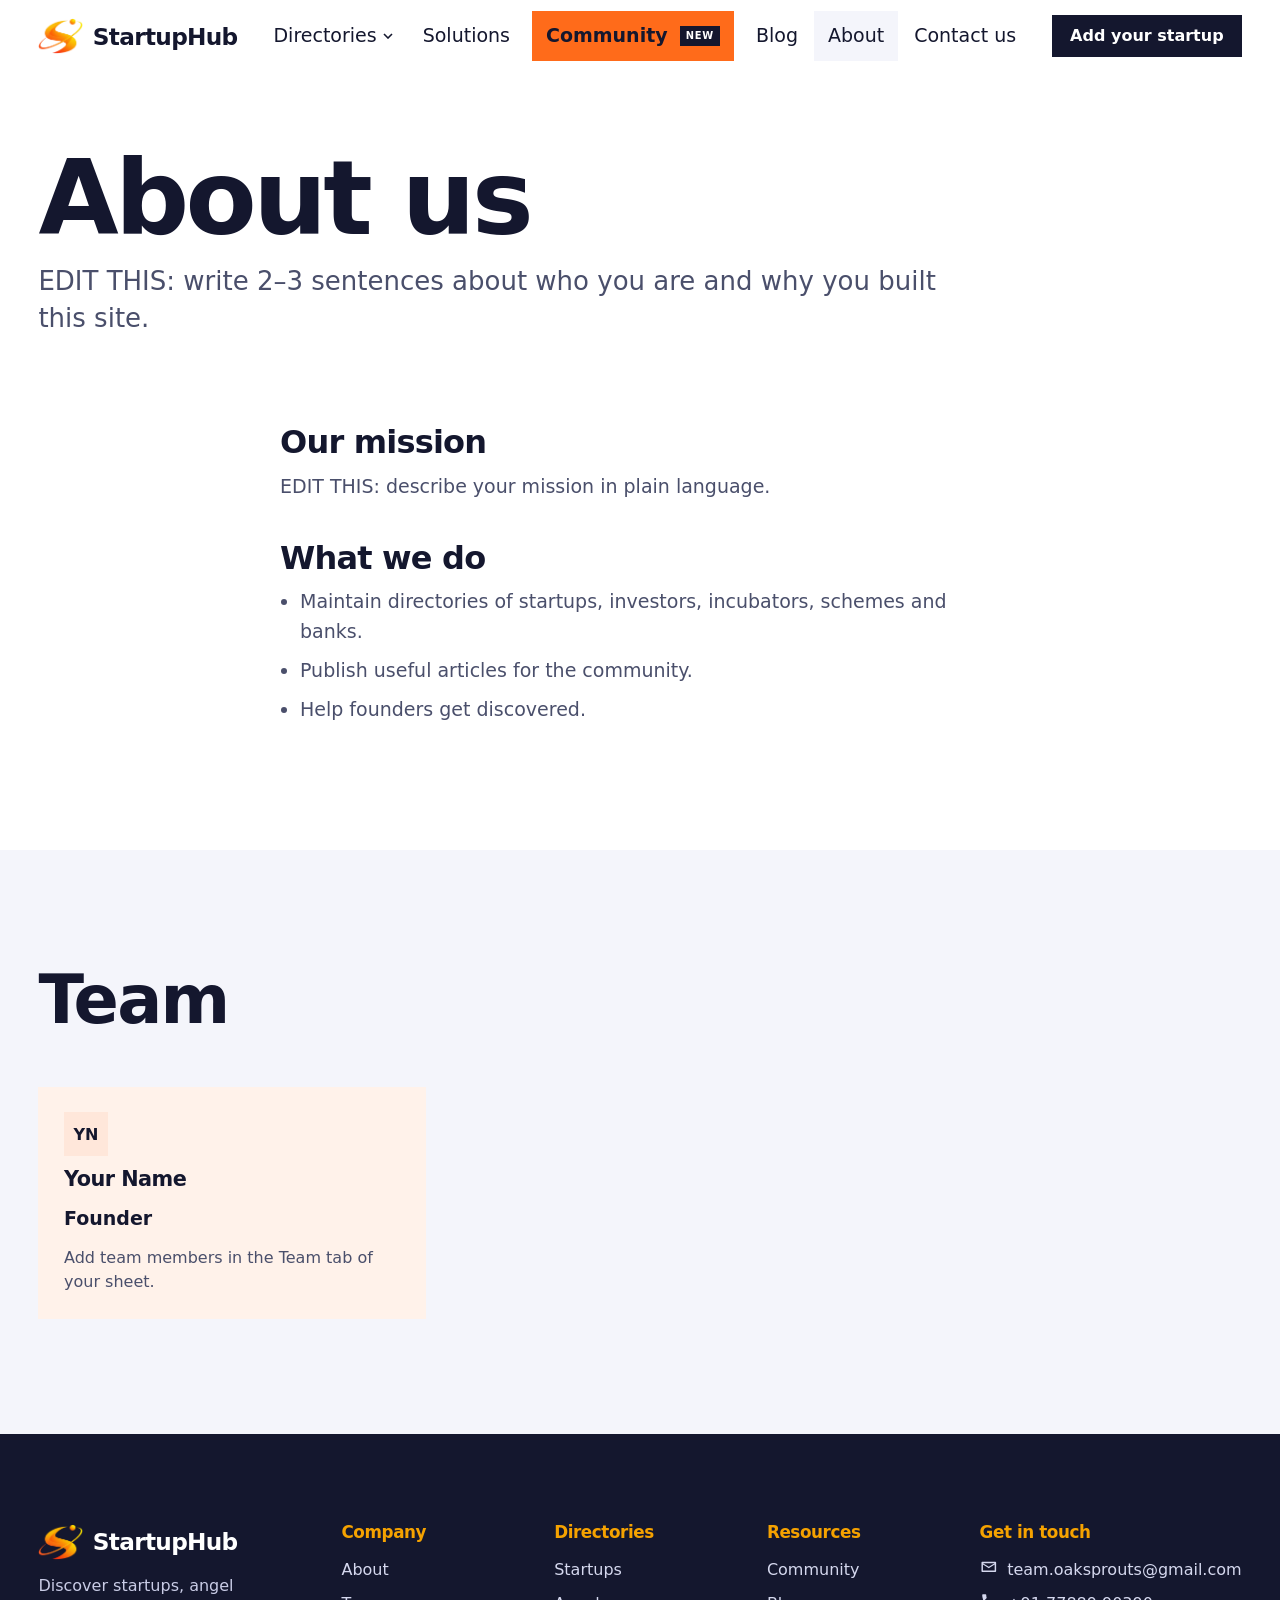
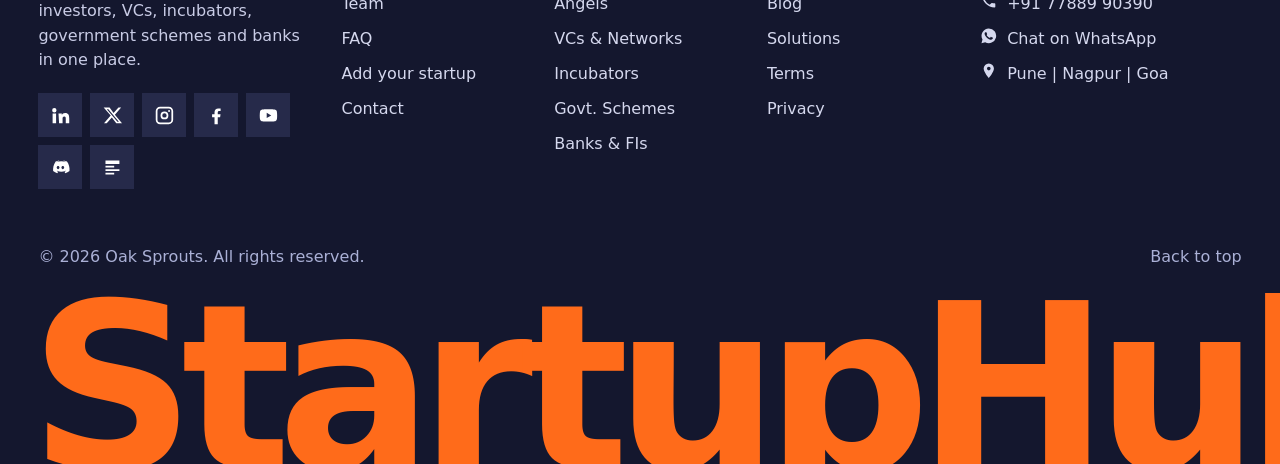
<file: about.html>
<!doctype html>
<html lang="en">
<head>
<meta charset="utf-8"><meta name="viewport" content="width=device-width,initial-scale=1">
<title>About</title>
<meta name="description" content="About us and the team.">
<link rel="preconnect" href="https://api.fontshare.com"><link rel="preconnect" href="https://cdn.fontshare.com" crossorigin>
<link href="https://api.fontshare.com/v2/css?f[]=roundo@400,500,600&display=swap" rel="stylesheet">
<link rel="stylesheet" href="css/style.css">
</head>
<body data-page="about">
<main>
  <div class="page-hero wrap"><h1>About us</h1>
    <p class="lead">EDIT THIS: write 2–3 sentences about who you are and why you built this site.</p></div>
  <section style="padding-top:12px"><div class="wrap prose">
    <h2>Our mission</h2><p>EDIT THIS: describe your mission in plain language.</p>
    <h2>What we do</h2><ul><li>Maintain directories of startups, investors, incubators, schemes and banks.</li><li>Publish useful articles for the community.</li><li>Help founders get discovered.</li></ul>
  </div></section>
  <section class="band" id="team-section"><div class="wrap"><div class="sec-head"><h2>Team</h2></div><div class="grid g3" id="team"></div></div></section>
</main>
<script src="js/config.js"></script><script src="js/sample-data.js"></script><script src="js/data.js"></script><script src="js/layout.js"></script><script src="js/pages.js"></script>
</body>
</html>
</file>
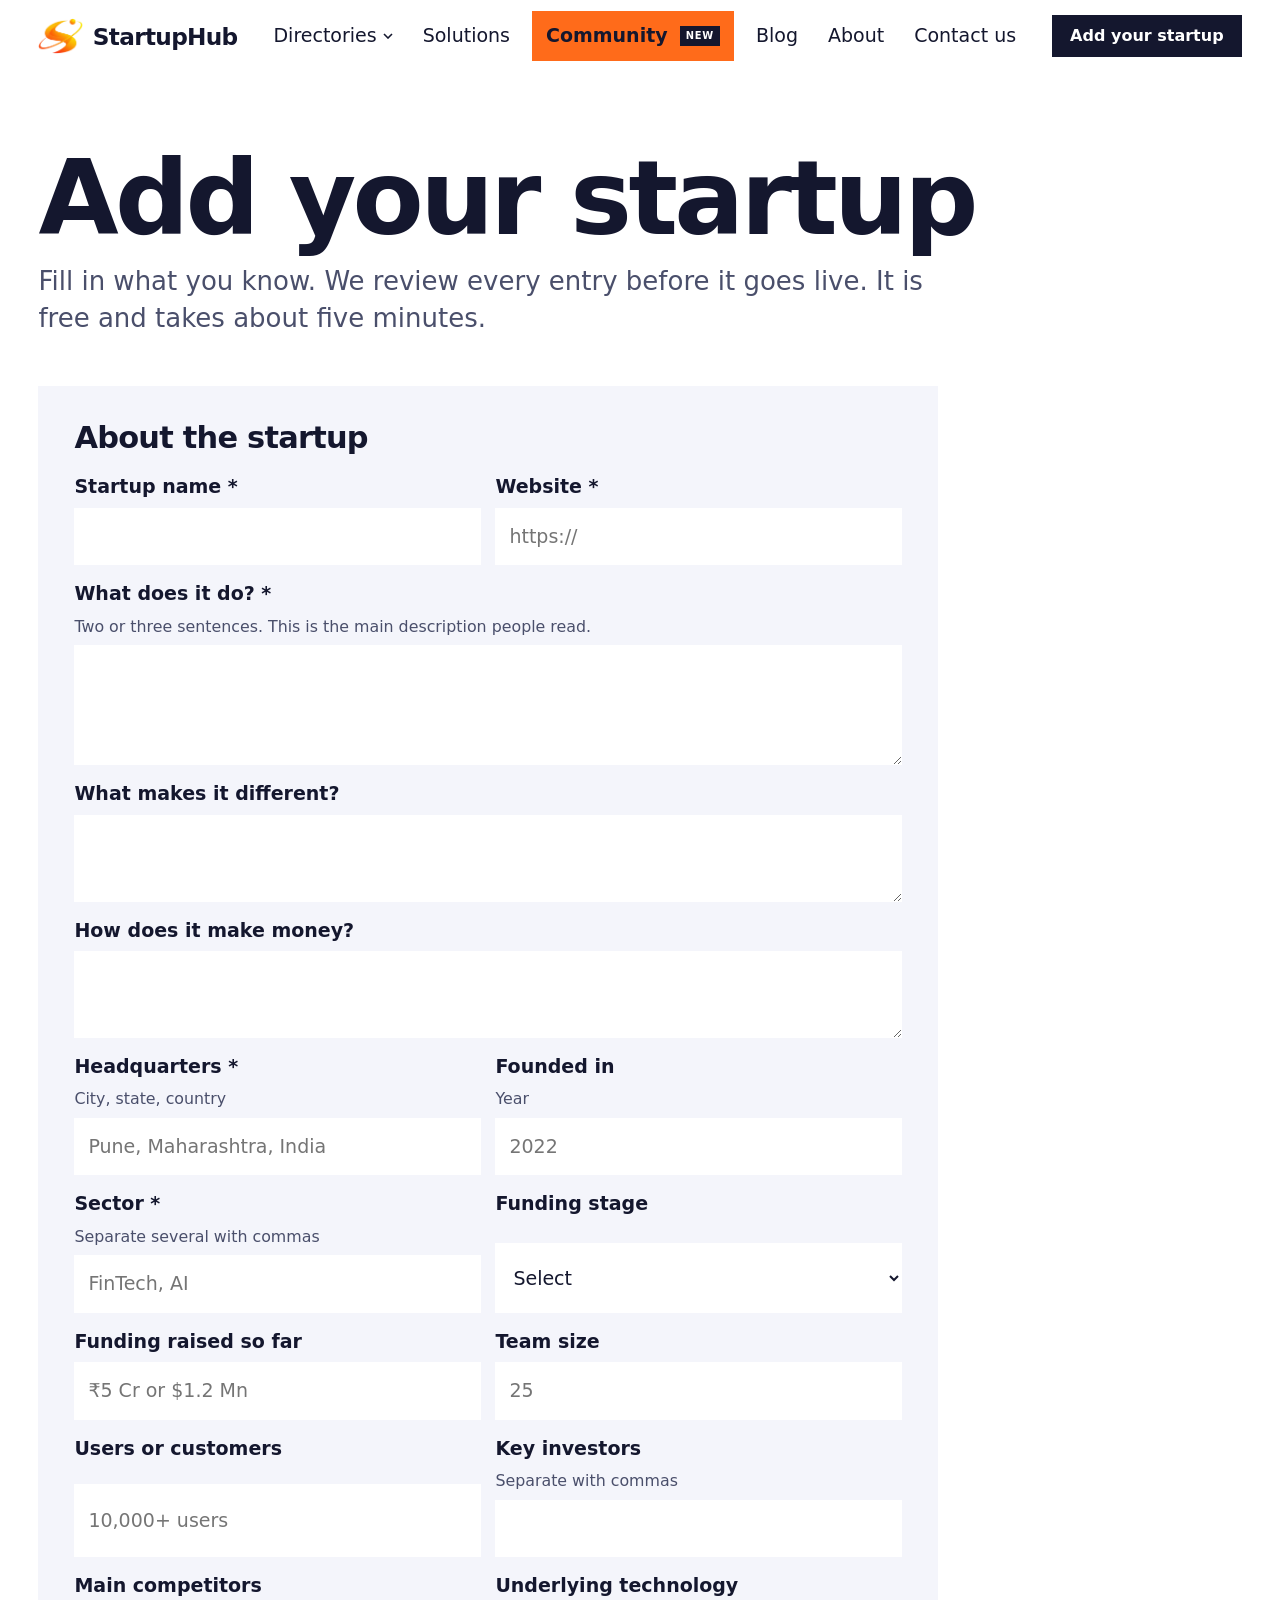
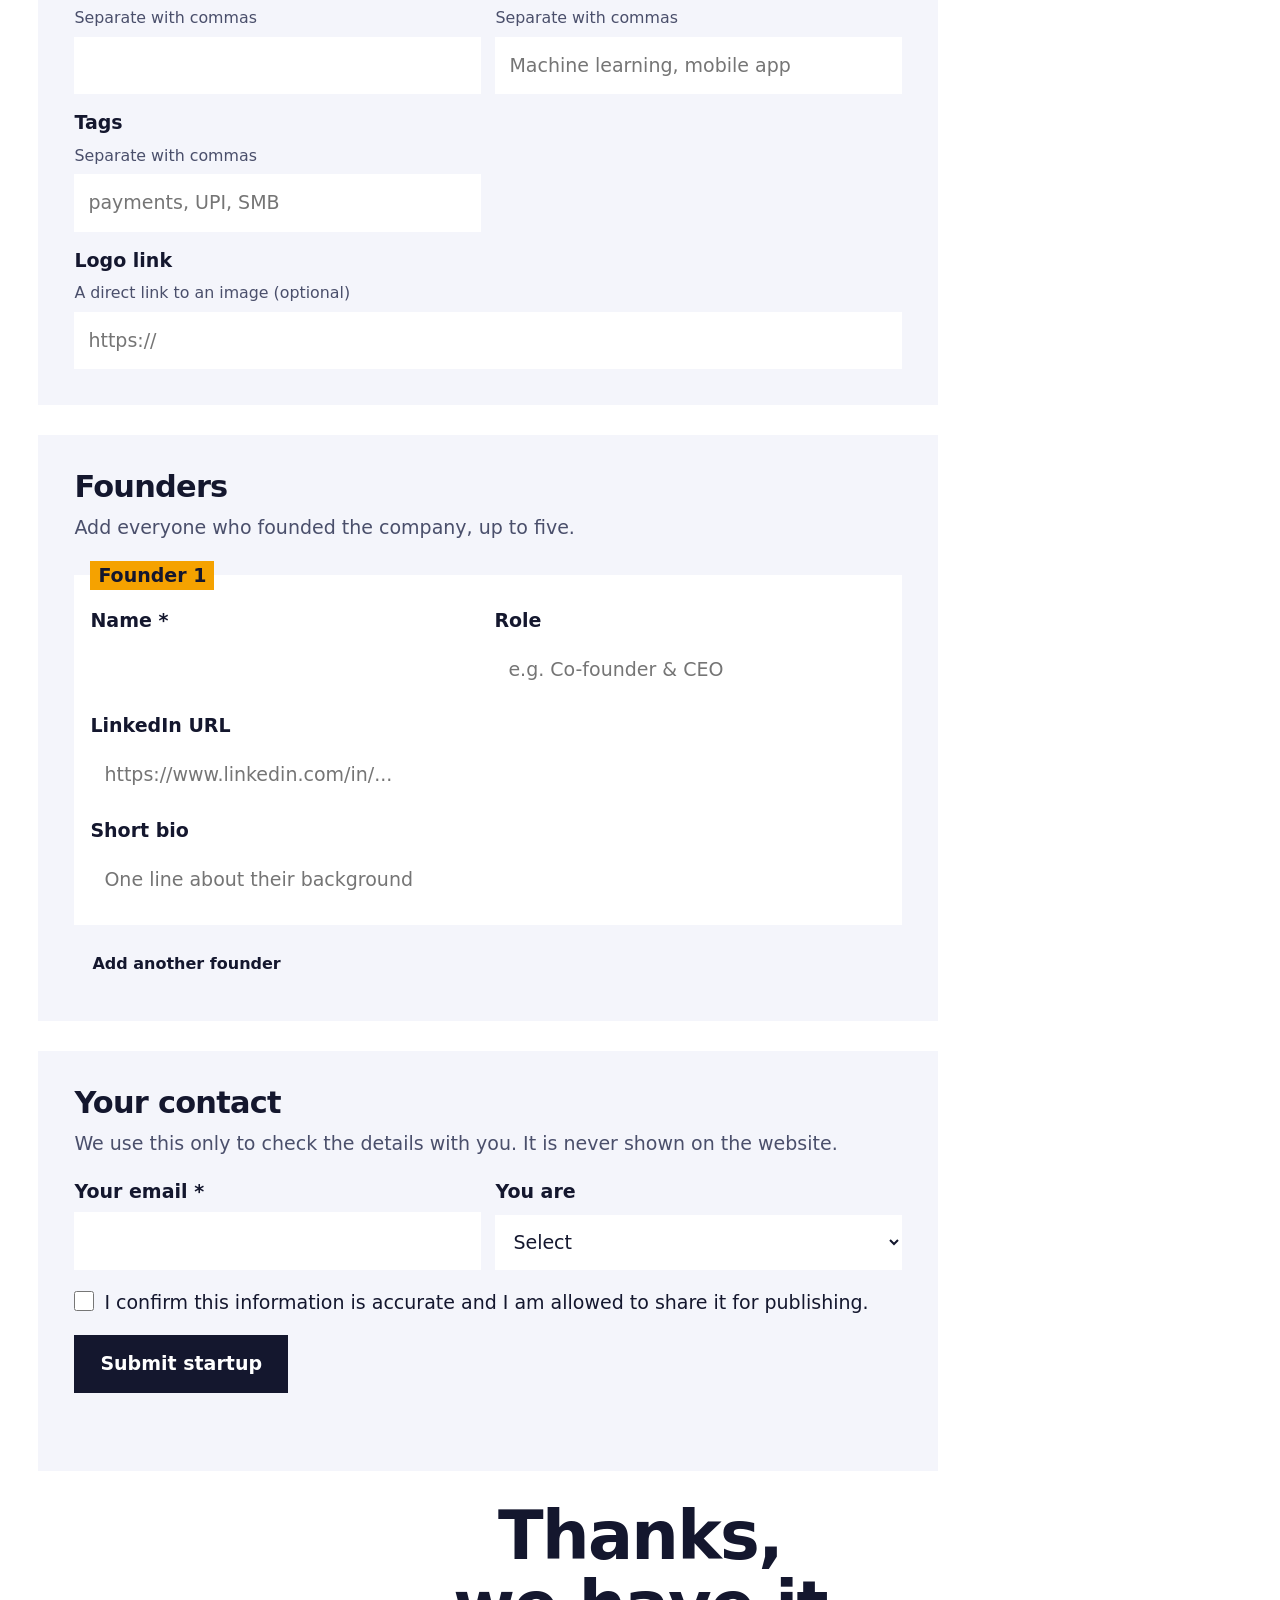
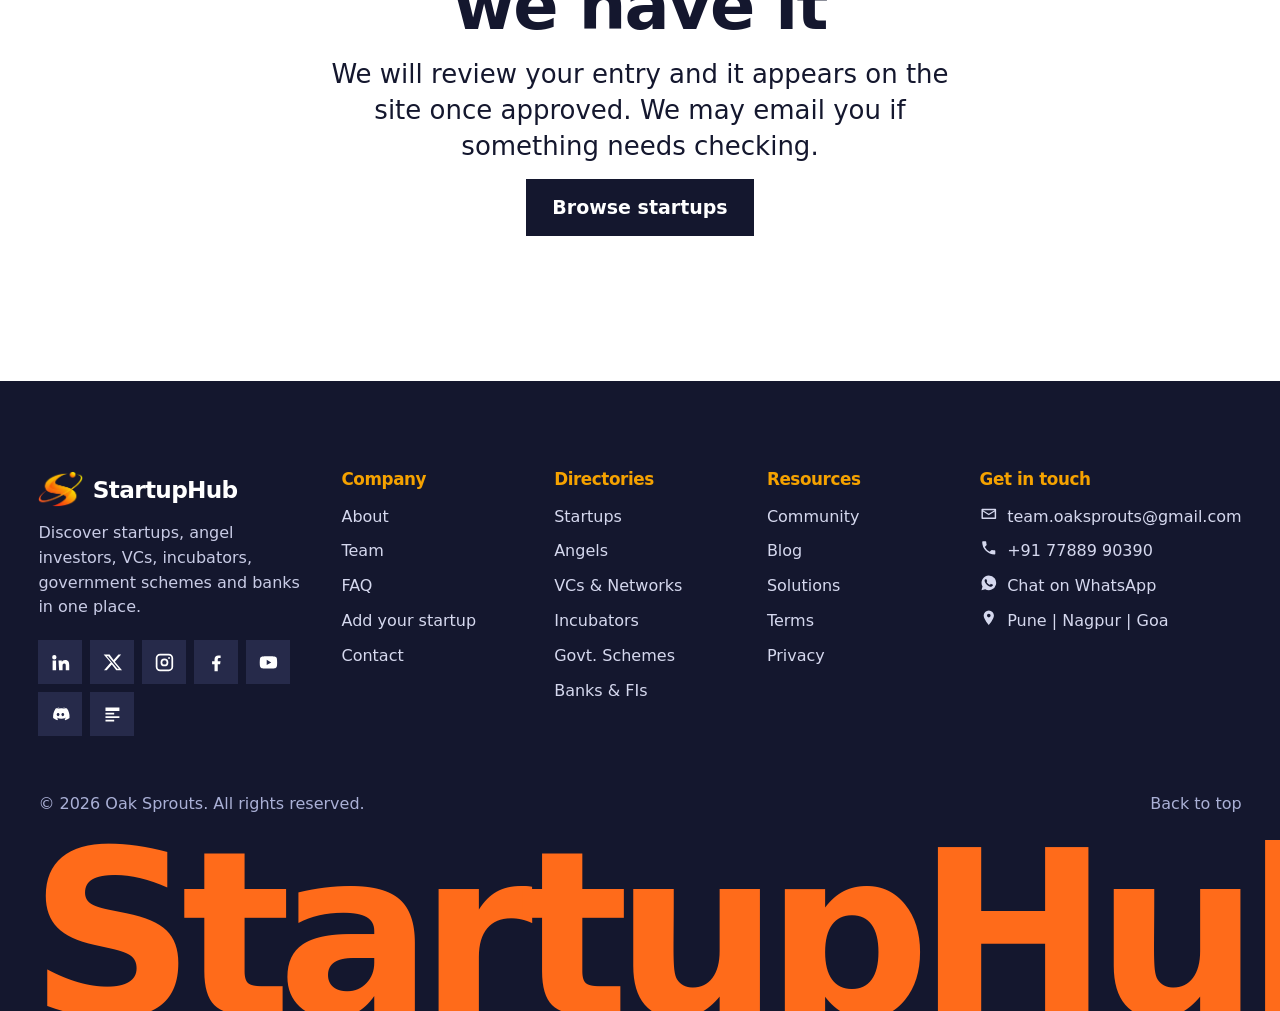
<file: add-startup.html>
<!doctype html>
<html lang="en">
<head>
<meta charset="utf-8"><meta name="viewport" content="width=device-width,initial-scale=1">
<title>Add your startup</title>
<meta name="description" content="Submit your startup to the directory.">
<link rel="preconnect" href="https://api.fontshare.com"><link rel="preconnect" href="https://cdn.fontshare.com" crossorigin>
<link href="https://api.fontshare.com/v2/css?f[]=roundo@400,500,600&display=swap" rel="stylesheet">
<link rel="stylesheet" href="css/style.css">
</head>
<body data-page="addstartup">
<main>
  <div class="page-hero wrap"><h1>Add your startup</h1>
    <p class="lead">Fill in what you know. We review every entry before it goes live. It is free and takes about five minutes.</p></div>
  <section style="padding-top:12px"><div class="wrap">
    <div class="notice" id="snotice" hidden>This form is not connected to a Google Sheet yet. The site owner needs to paste the Apps Script web app link into <code>submitUrl</code> in <code>js/config.js</code>.</div>

    <form class="sform" id="sform" autocomplete="off">
      <div class="panel">
        <h2>About the startup</h2>
        <div class="grid2">
          <label>Startup name *<input name="name" required maxlength="120"></label>
          <label>Website *<input name="website" type="url" required maxlength="200" placeholder="https://"></label>
          <label class="wide">What does it do? *<small>Two or three sentences. This is the main description people read.</small>
            <textarea name="description" required maxlength="1500"></textarea></label>
          <label class="wide">What makes it different?<textarea name="competitive_edge" maxlength="800" style="min-height:80px"></textarea></label>
          <label class="wide">How does it make money?<textarea name="business_model" maxlength="800" style="min-height:80px"></textarea></label>
          <label>Headquarters *<small>City, state, country</small><input name="location" required maxlength="120" placeholder="Pune, Maharashtra, India"></label>
          <label>Founded in<small>Year</small><input name="founded" inputmode="numeric" pattern="(19|20)[0-9]{2}" maxlength="4" placeholder="2022"></label>
          <label>Sector *<small>Separate several with commas</small><input name="sector" required maxlength="200" placeholder="FinTech, AI"></label>
          <label>Funding stage<select name="stage"><option value="">Select</option><option>Pre-seed</option><option>Seed</option><option>Pre-Series A</option><option>Series A</option><option>Series B</option><option>Series C or later</option><option>Bootstrapped</option><option>Grant-funded</option><option>Other</option></select></label>
          <label>Funding raised so far<input name="funding" maxlength="60" placeholder="₹5 Cr or $1.2 Mn"></label>
          <label>Team size<input name="team_size" maxlength="40" placeholder="25"></label>
          <label>Users or customers<input name="user_base" maxlength="60" placeholder="10,000+ users"></label>
          <label>Key investors<small>Separate with commas</small><input name="investors" maxlength="400"></label>
          <label>Main competitors<small>Separate with commas</small><input name="competitors" maxlength="400"></label>
          <label>Underlying technology<small>Separate with commas</small><input name="tech" maxlength="300" placeholder="Machine learning, mobile app"></label>
          <label>Tags<small>Separate with commas</small><input name="tags" maxlength="300" placeholder="payments, UPI, SMB"></label>
          <label class="wide">Logo link<small>A direct link to an image (optional)</small><input name="logo_url" type="url" maxlength="300" placeholder="https://"></label>
        </div>
      </div>

      <div class="panel">
        <h2>Founders</h2>
        <p class="sub">Add everyone who founded the company, up to five.</p>
        <div id="founders-list" style="display:grid;gap:14px"></div>
        <div><button type="button" class="btn btn-sm btn-ghost" id="addf">Add another founder</button></div>
      </div>

      <div class="panel">
        <h2>Your contact</h2>
        <p class="sub">We use this only to check the details with you. It is never shown on the website.</p>
        <div class="grid2">
          <label>Your email *<input name="contact_email" type="email" required maxlength="160"></label>
          <label>You are<select name="submitter_role"><option value="">Select</option><option>A founder</option><option>A team member</option><option>An investor</option><option>Someone else</option></select></label>
        </div>
        <div class="hp" aria-hidden="true"><label>Leave this empty<input name="company_site" tabindex="-1" autocomplete="off"></label></div>
        <label class="check"><input type="checkbox" name="consent" required> <span>I confirm this information is accurate and I am allowed to share it for publishing.</span></label>
        <div><button class="btn btn-solid" type="submit" id="sbtn">Submit startup</button></div>
        <div class="smsg" id="smsg" role="status"></div>
      </div>
    </form>

    <div class="done" id="sdone" hidden>
      <h2>Thanks, we have it</h2>
      <p class="lead">We will review your entry and it appears on the site once approved. We may email you if something needs checking.</p>
      <a class="btn btn-solid" href="directory.html?type=startups">Browse startups</a>
    </div>
  </div></section>
</main>
<script src="js/config.js"></script><script src="js/sample-data.js"></script><script src="js/data.js"></script><script src="js/layout.js"></script><script src="js/pages.js"></script>
</body>
</html>
</file>
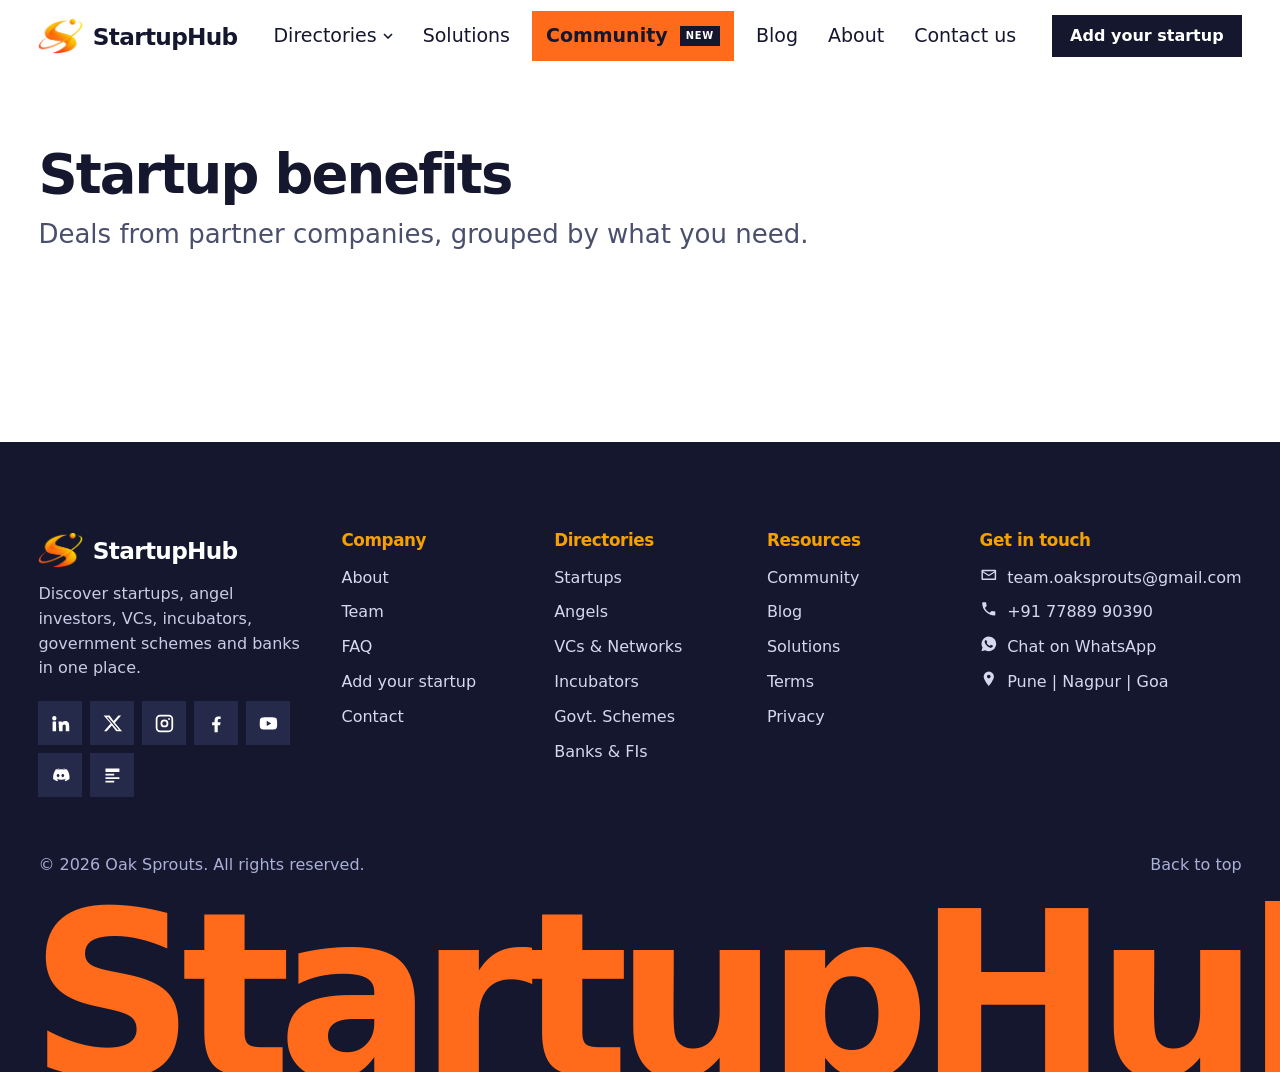
<file: benefits.html>
<!doctype html>
<html lang="en">
<head>
<meta charset="utf-8"><meta name="viewport" content="width=device-width,initial-scale=1">
<title>Startup Benefits</title>
<meta name="description" content="Partner deals and credits for startups: cloud, CRM, legal, hiring and more.">
<link rel="preconnect" href="https://fonts.googleapis.com"><link rel="preconnect" href="https://fonts.gstatic.com" crossorigin>
<link href="https://fonts.googleapis.com/css2?family=Bricolage+Grotesque:opsz,wght@12..96,600;12..96,700;12..96,800&family=Instrument+Sans:wght@400;500;600;700&display=swap" rel="stylesheet">
<link rel="stylesheet" href="css/style.css">
</head>
<body data-page="benefits">
<main>
  <div class="page-hero wrap"><h1 style="font-size:clamp(2.1rem,4.6vw,3.4rem)">Startup benefits</h1><p class="lead">Deals from partner companies, grouped by what you need.</p></div>
  <div class="wrap"><div class="tabs tabs-lg" id="btabs"></div></div>
  <section style="padding-top:24px"><div class="wrap"><div class="grid g3" id="blist"></div></div></section>
</main>
<script src="js/config.js"></script><script src="js/sample-data.js"></script><script src="js/data.js"></script><script src="js/layout.js"></script><script src="js/pages.js"></script>
</body>
</html>
</file>
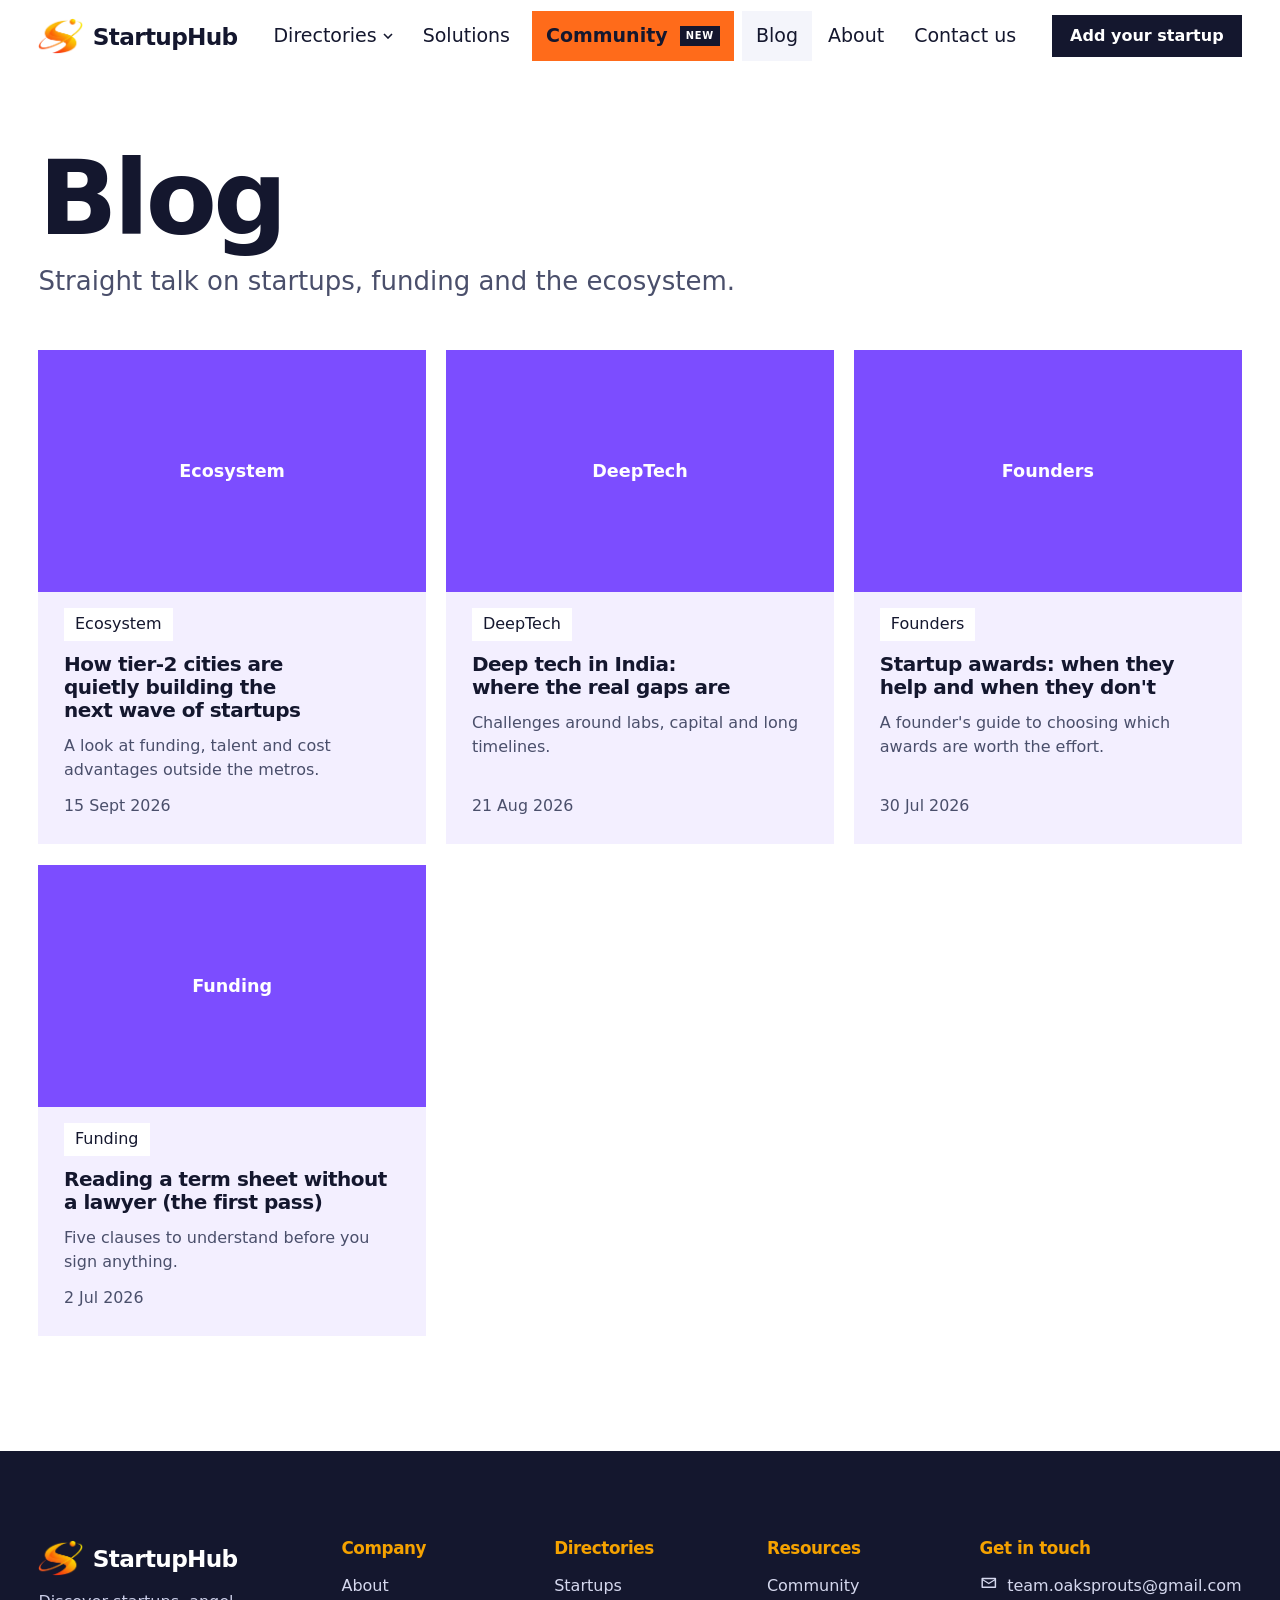
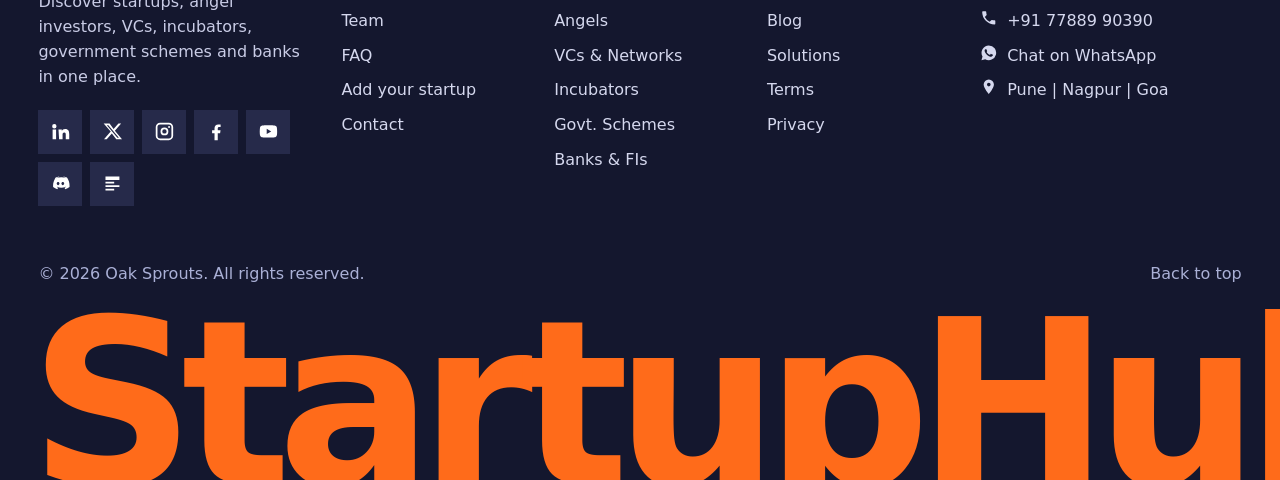
<file: blog.html>
<!doctype html>
<html lang="en">
<head>
<meta charset="utf-8"><meta name="viewport" content="width=device-width,initial-scale=1">
<title>Blog</title>
<meta name="description" content="Articles on startups, funding and the ecosystem.">
<link rel="preconnect" href="https://api.fontshare.com"><link rel="preconnect" href="https://cdn.fontshare.com" crossorigin>
<link href="https://api.fontshare.com/v2/css?f[]=roundo@400,500,600&display=swap" rel="stylesheet">
<link rel="stylesheet" href="css/style.css">
</head>
<body data-page="blog">
<main>
  <div class="page-hero wrap"><h1>Blog</h1><p class="lead">Straight talk on startups, funding and the ecosystem.</p></div>
  <section style="padding-top:12px"><div class="wrap"><div class="grid g3" id="blog"></div></div></section>
</main>
<script src="js/config.js"></script><script src="js/sample-data.js"></script><script src="js/data.js"></script><script src="js/layout.js"></script><script src="js/pages.js"></script>
</body>
</html>
</file>
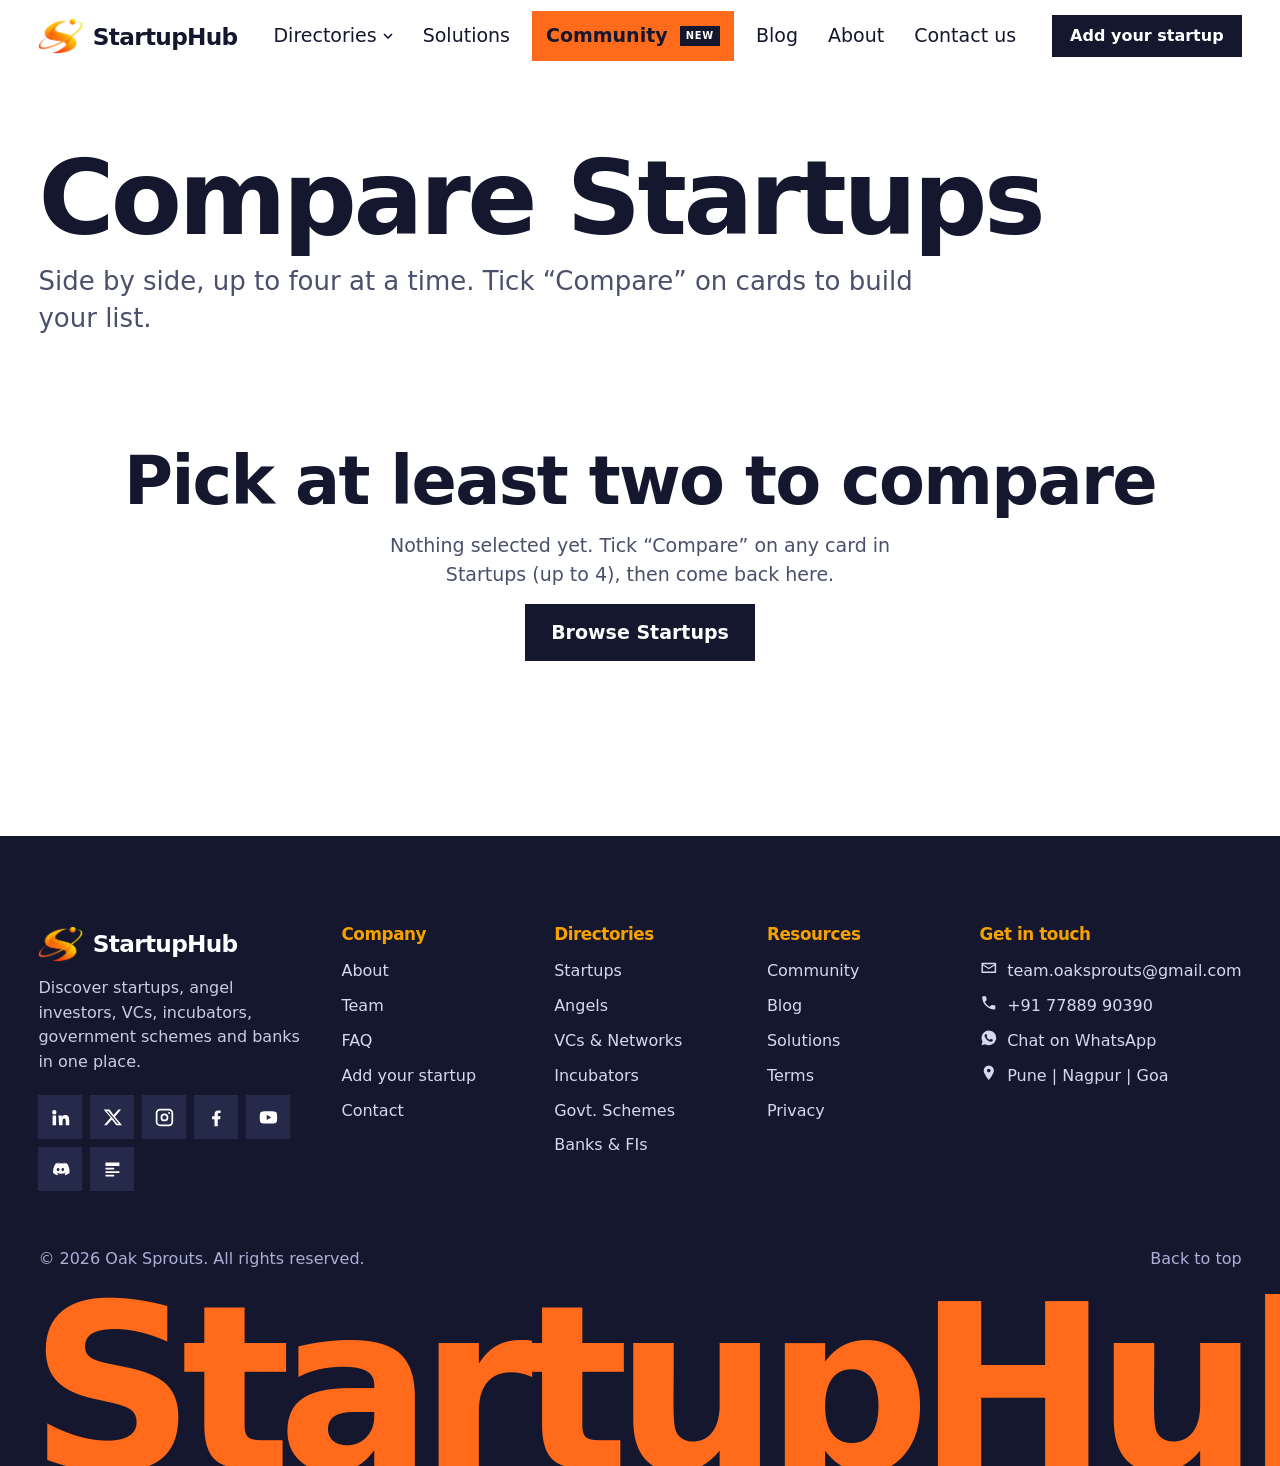
<file: compare.html>
<!doctype html>
<html lang="en">
<head>
<meta charset="utf-8"><meta name="viewport" content="width=device-width,initial-scale=1">
<title>Compare startups</title>
<meta name="description" content="Compare up to four startups side by side.">
<link rel="preconnect" href="https://api.fontshare.com"><link rel="preconnect" href="https://cdn.fontshare.com" crossorigin>
<link href="https://api.fontshare.com/v2/css?f[]=roundo@400,500,600&display=swap" rel="stylesheet">
<link rel="stylesheet" href="css/style.css">
</head>
<body data-page="compare">
<main>
  <div class="page-hero wrap"><h1 id="ctitle">Compare</h1>
    <p class="lead">Side by side, up to four at a time. Tick “Compare” on cards to build your list.</p></div>
  <section style="padding-top:12px"><div class="wrap" id="cmp"><p class="empty">Loading…</p></div></section>
</main>
<script src="js/config.js"></script><script src="js/sample-data.js"></script><script src="js/data.js"></script><script src="js/compare.js"></script><script src="js/layout.js"></script><script src="js/pages.js"></script>
</body>
</html>
</file>
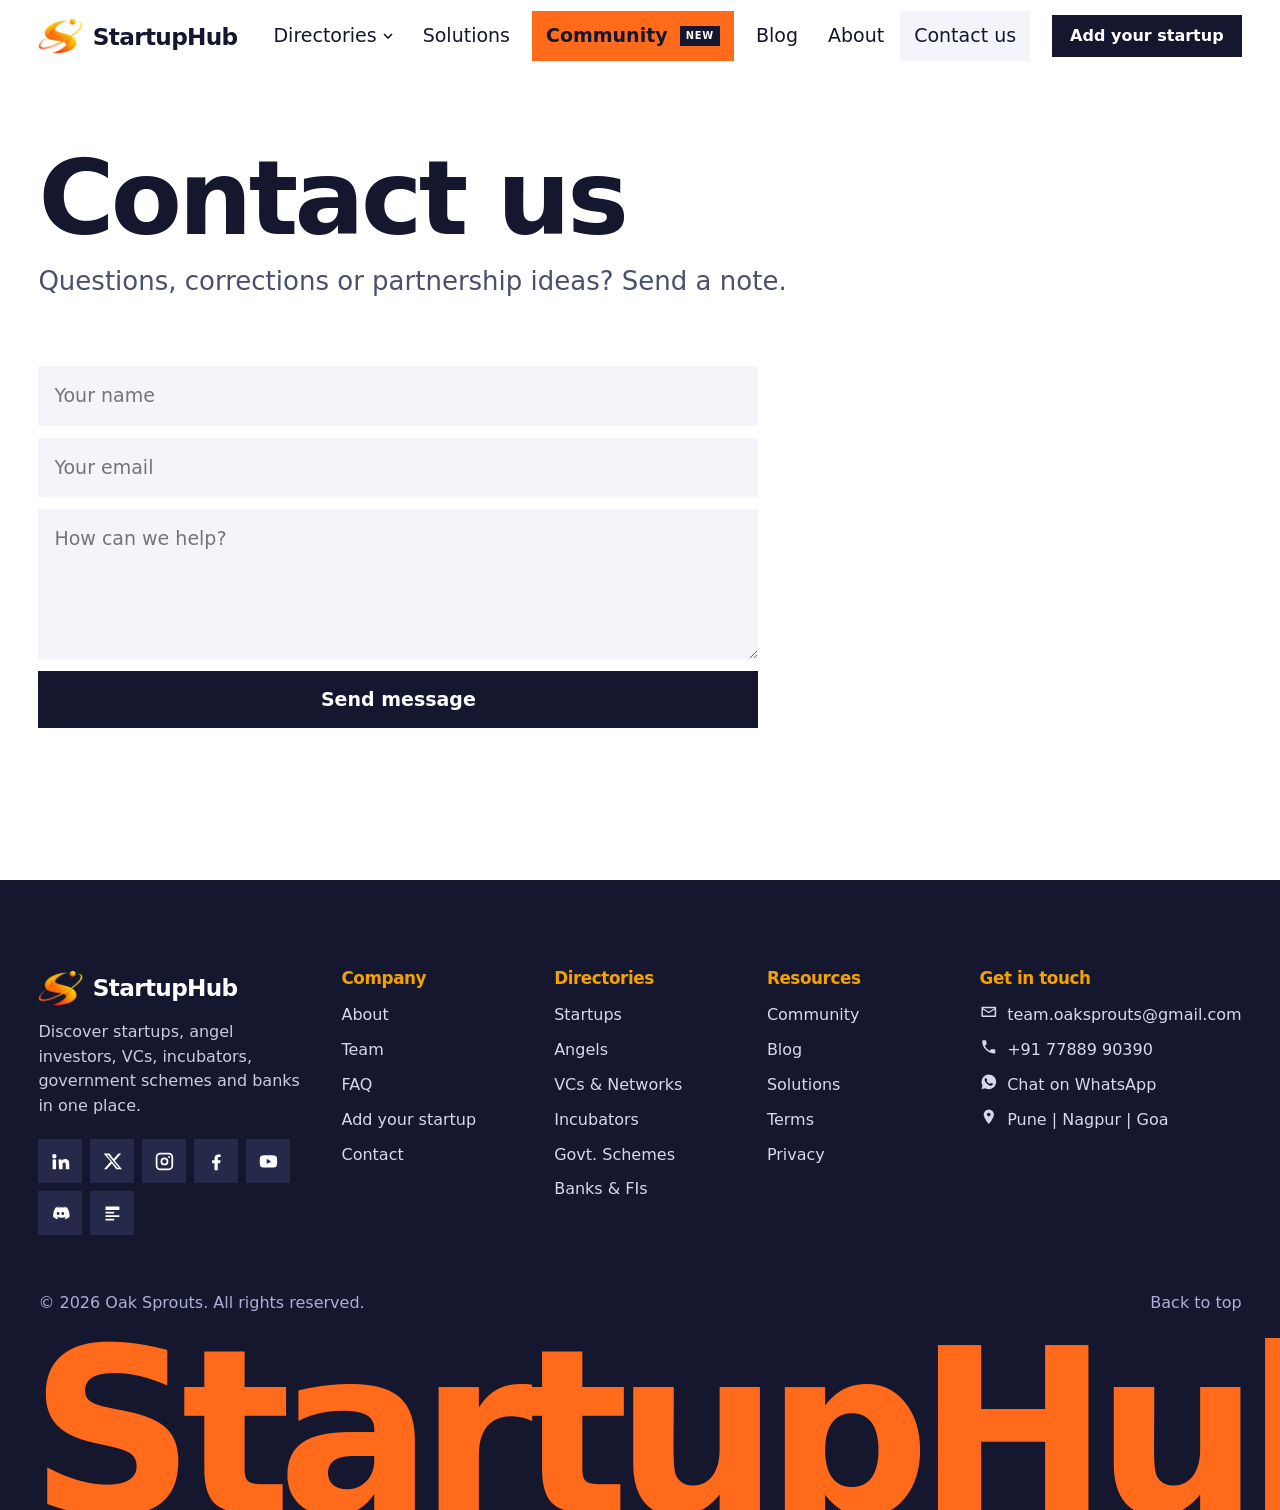
<file: contact.html>
<!doctype html>
<html lang="en">
<head>
<meta charset="utf-8"><meta name="viewport" content="width=device-width,initial-scale=1">
<title>Contact</title>
<meta name="description" content="Get in touch.">
<link rel="preconnect" href="https://api.fontshare.com"><link rel="preconnect" href="https://cdn.fontshare.com" crossorigin>
<link href="https://api.fontshare.com/v2/css?f[]=roundo@400,500,600&display=swap" rel="stylesheet">
<link rel="stylesheet" href="css/style.css">
</head>
<body data-page="contact">
<main>
  <div class="page-hero wrap"><h1>Contact us</h1><p class="lead">Questions, corrections or partnership ideas? Send a note.</p></div>
  <section style="padding-top:12px"><div class="wrap">
    <p class="notice" id="cnotice" hidden>The contact form is not connected yet. Paste your Apps Script web app link into <code>submitUrl</code> in <code>js/config.js</code>. Until then, use the details in the footer.</p>
    <form class="stack" id="cform" style="max-width:720px;margin-top:16px">
      <input name="name" required maxlength="80" placeholder="Your name" aria-label="Your name" autocomplete="name">
      <input name="email" type="email" required maxlength="160" placeholder="Your email" aria-label="Your email" autocomplete="email">
      <textarea name="message" required minlength="10" maxlength="2000" placeholder="How can we help?" aria-label="Message"></textarea>
      <input name="company_site" tabindex="-1" autocomplete="off" aria-hidden="true" style="position:absolute;left:-9999px;width:1px;height:1px;opacity:0">
      <button class="btn btn-solid" type="submit" id="cbtn">Send message</button>
      <div id="cmsg" class="smsg" role="status"></div>
    </form>
  </div></section>
</main>
<script src="js/config.js"></script><script src="js/sample-data.js"></script><script src="js/data.js"></script><script src="js/layout.js"></script><script src="js/pages.js"></script>
</body>
</html>
</file>
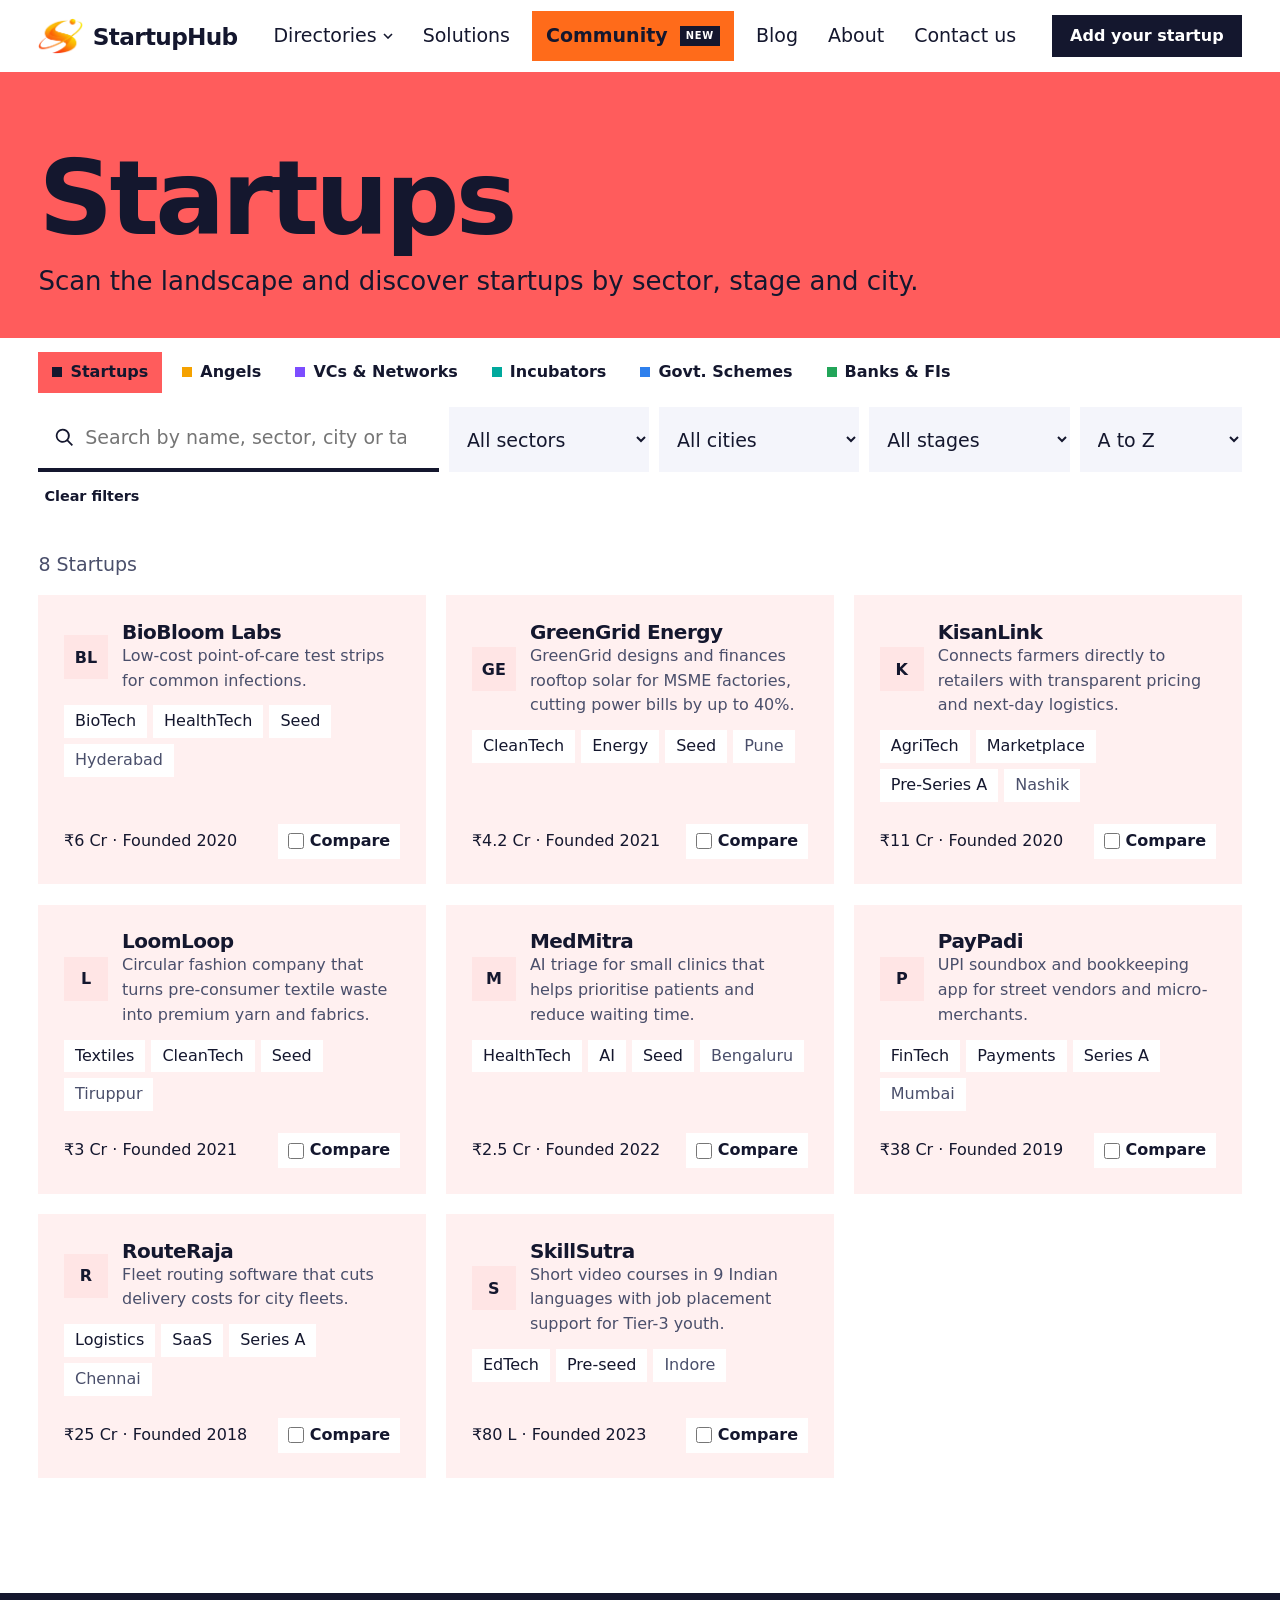
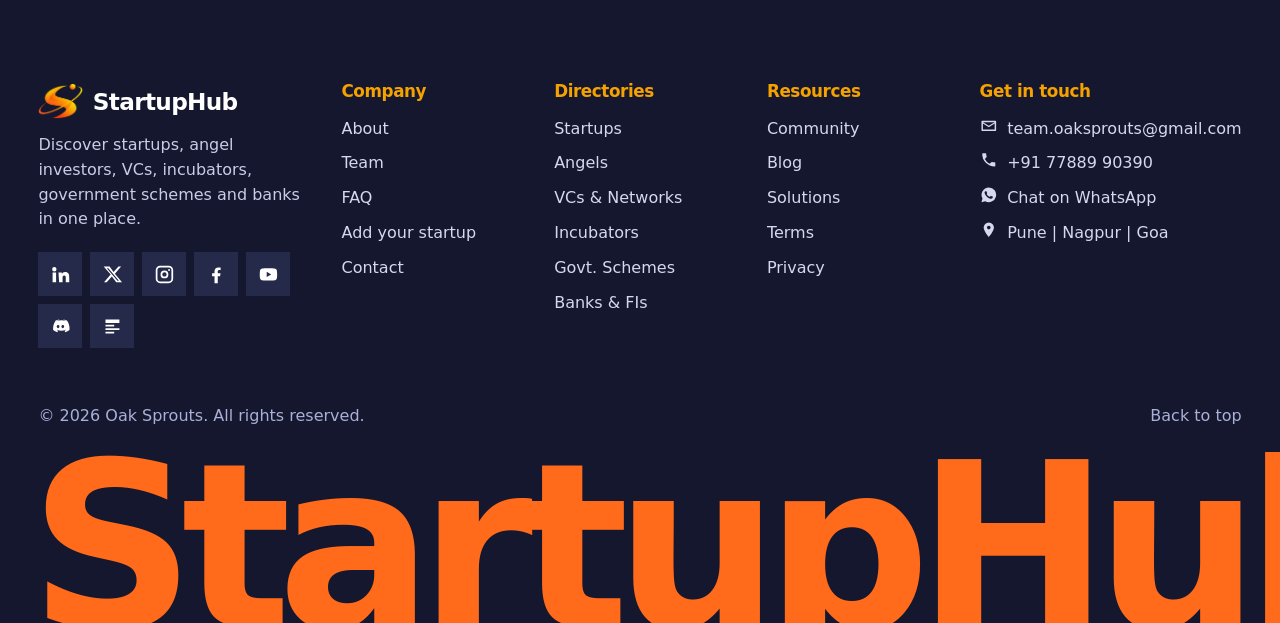
<file: directory.html>
<!doctype html>
<html lang="en">
<head>
<meta charset="utf-8"><meta name="viewport" content="width=device-width,initial-scale=1">
<title>Directories</title>
<meta name="description" content="Browse startups, angels, VCs, incubators, government schemes and banks.">
<link rel="preconnect" href="https://api.fontshare.com"><link rel="preconnect" href="https://cdn.fontshare.com" crossorigin>
<link href="https://api.fontshare.com/v2/css?f[]=roundo@400,500,600&display=swap" rel="stylesheet">
<link rel="stylesheet" href="css/style.css">
</head>
<body data-page="directory">
<main>
  <div class="page-hero wrap">
    <h1 id="dtitle">Directories</h1>
    <p class="lead" id="dblurb"></p>
  </div>

  <div class="toolbar">
    <div class="wrap">
      <div class="tabs" id="tabs" role="tablist" style="margin:0"></div>
      <div class="filters">
        <label class="sbox"><svg class="ic" viewBox="0 0 24 24" fill="currentColor" aria-hidden="true"><path d="M10 2a8 8 0 1 0 5 14.3l5.4 5.4 1.4-1.4-5.4-5.4A8 8 0 0 0 10 2zm0 2a6 6 0 1 1 0 12 6 6 0 0 1 0-12z"/></svg><input id="fq" type="search" placeholder="Search by name, sector, city or tag" aria-label="Search"></label>
        <select class="sel" id="fsector" aria-label="Sector"></select>
        <select class="sel" id="flocation" aria-label="Location"></select>
        <select class="sel" id="fstage" aria-label="Stage"></select>
        <select class="sel" id="fsort" aria-label="Sort"><option value="az">A to Z</option><option value="new">Newest first</option></select>
      </div>
      <div style="margin-top:8px"><button class="link-arrow" id="fclear" style="background:none;border:0;cursor:pointer;font-size:.9rem">Clear filters</button></div>
    </div>
  </div>

  <section style="padding-top:0">
    <div class="wrap">
      <div class="meta" id="meta" aria-live="polite"></div>
      <div class="grid g3" id="grid"></div>
      <div class="more" id="more" style="display:none"><button class="btn btn-ghost">Show more</button></div>
    </div>
  </section>
</main>
<script src="js/config.js"></script>
<script src="js/sample-data.js"></script>
<script src="js/data.js"></script>
<script src="js/compare.js"></script>
<script src="js/layout.js"></script>
<script src="js/pages.js"></script>
</body>
</html>
</file>
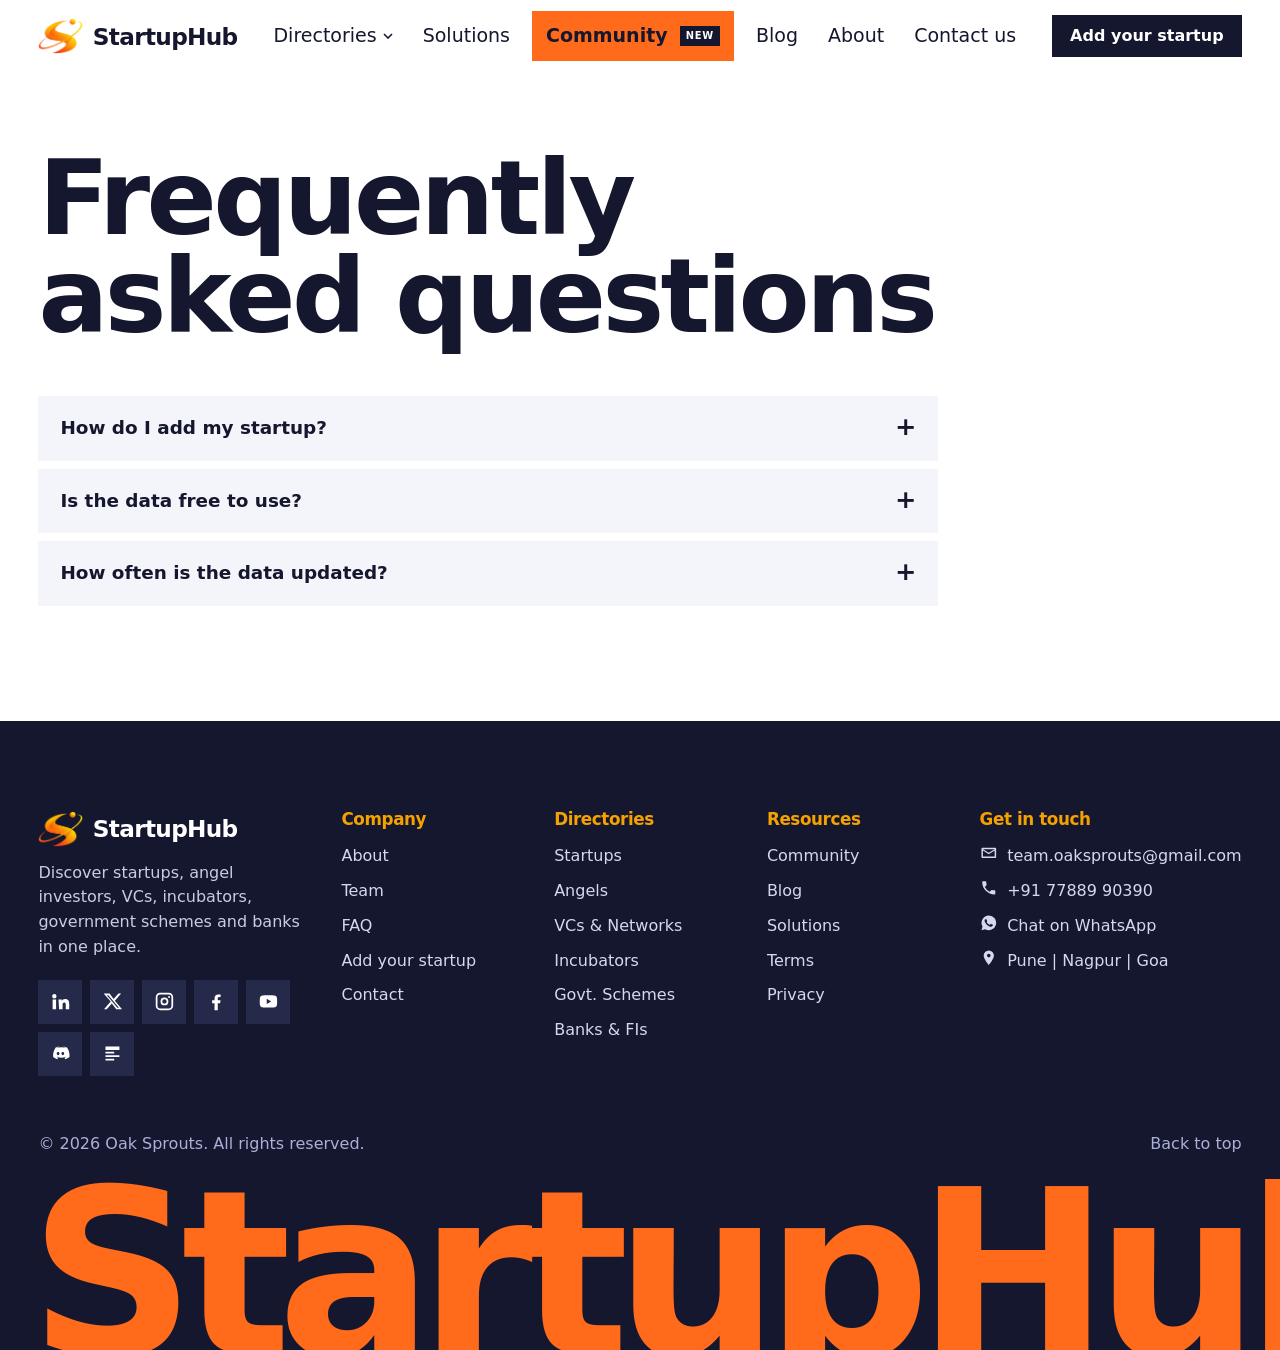
<file: faq.html>
<!doctype html>
<html lang="en">
<head>
<meta charset="utf-8"><meta name="viewport" content="width=device-width,initial-scale=1">
<title>FAQ</title>
<meta name="description" content="Frequently asked questions.">
<link rel="preconnect" href="https://api.fontshare.com"><link rel="preconnect" href="https://cdn.fontshare.com" crossorigin>
<link href="https://api.fontshare.com/v2/css?f[]=roundo@400,500,600&display=swap" rel="stylesheet">
<link rel="stylesheet" href="css/style.css">
</head>
<body data-page="faq">
<main>
  <div class="page-hero wrap"><h1>Frequently asked questions</h1></div>
  <section style="padding-top:12px"><div class="wrap"><div id="faq" style="max-width:900px"></div></div></section>
</main>
<script src="js/config.js"></script><script src="js/sample-data.js"></script><script src="js/data.js"></script><script src="js/layout.js"></script><script src="js/pages.js"></script>
</body>
</html>
</file>
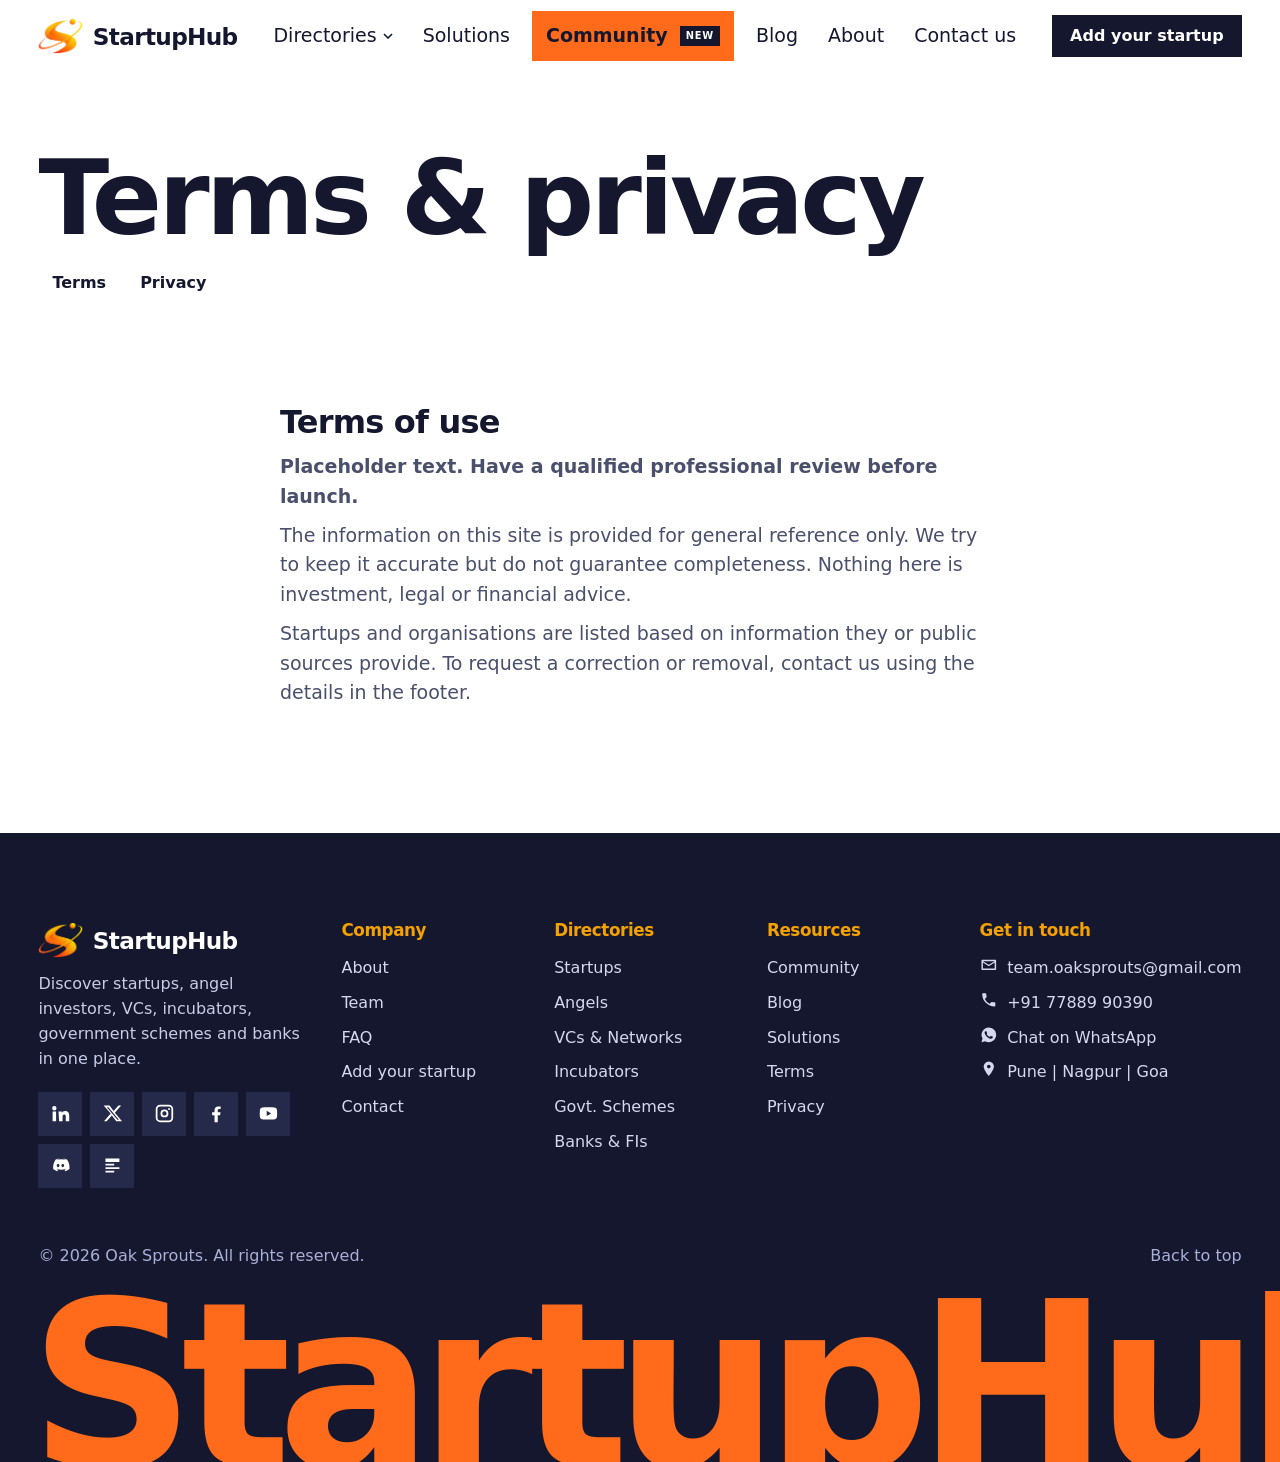
<file: legal.html>
<!doctype html>
<html lang="en">
<head>
<meta charset="utf-8"><meta name="viewport" content="width=device-width,initial-scale=1">
<title>Terms &amp; Privacy</title>
<meta name="description" content="Terms of use and privacy policy.">
<link rel="preconnect" href="https://api.fontshare.com"><link rel="preconnect" href="https://cdn.fontshare.com" crossorigin>
<link href="https://api.fontshare.com/v2/css?f[]=roundo@400,500,600&display=swap" rel="stylesheet">
<link rel="stylesheet" href="css/style.css">
</head>
<body data-page="legal">
<main>
  <div class="page-hero wrap"><h1>Terms &amp; privacy</h1>
    <div class="tabs" style="margin-top:16px"><a class="tab" style="--c:#7c4dff" href="#terms">Terms</a><a class="tab" style="--c:#00a99d" href="#privacy">Privacy</a></div></div>
  <section style="padding-top:12px"><div class="wrap prose">
    <div id="terms"><h2>Terms of use</h2>
      <p><b>Placeholder text. Have a qualified professional review before launch.</b></p>
      <p>The information on this site is provided for general reference only. We try to keep it accurate but do not guarantee completeness. Nothing here is investment, legal or financial advice.</p>
      <p>Startups and organisations are listed based on information they or public sources provide. To request a correction or removal, contact us using the details in the footer.</p></div>
    <div id="privacy" hidden><h2>Privacy policy</h2>
      <p><b>Placeholder text. Have a qualified professional review before launch.</b></p>
      <p>We collect only what you choose to submit (for example, your email for a newsletter, or a message through the contact form). We do not sell personal data.</p>
      <p>To ask us to delete your data, contact us using the details in the footer.</p></div>
  </div></section>
</main>
<script src="js/config.js"></script><script src="js/sample-data.js"></script><script src="js/data.js"></script><script src="js/layout.js"></script><script src="js/pages.js"></script>
</body>
</html>
</file>
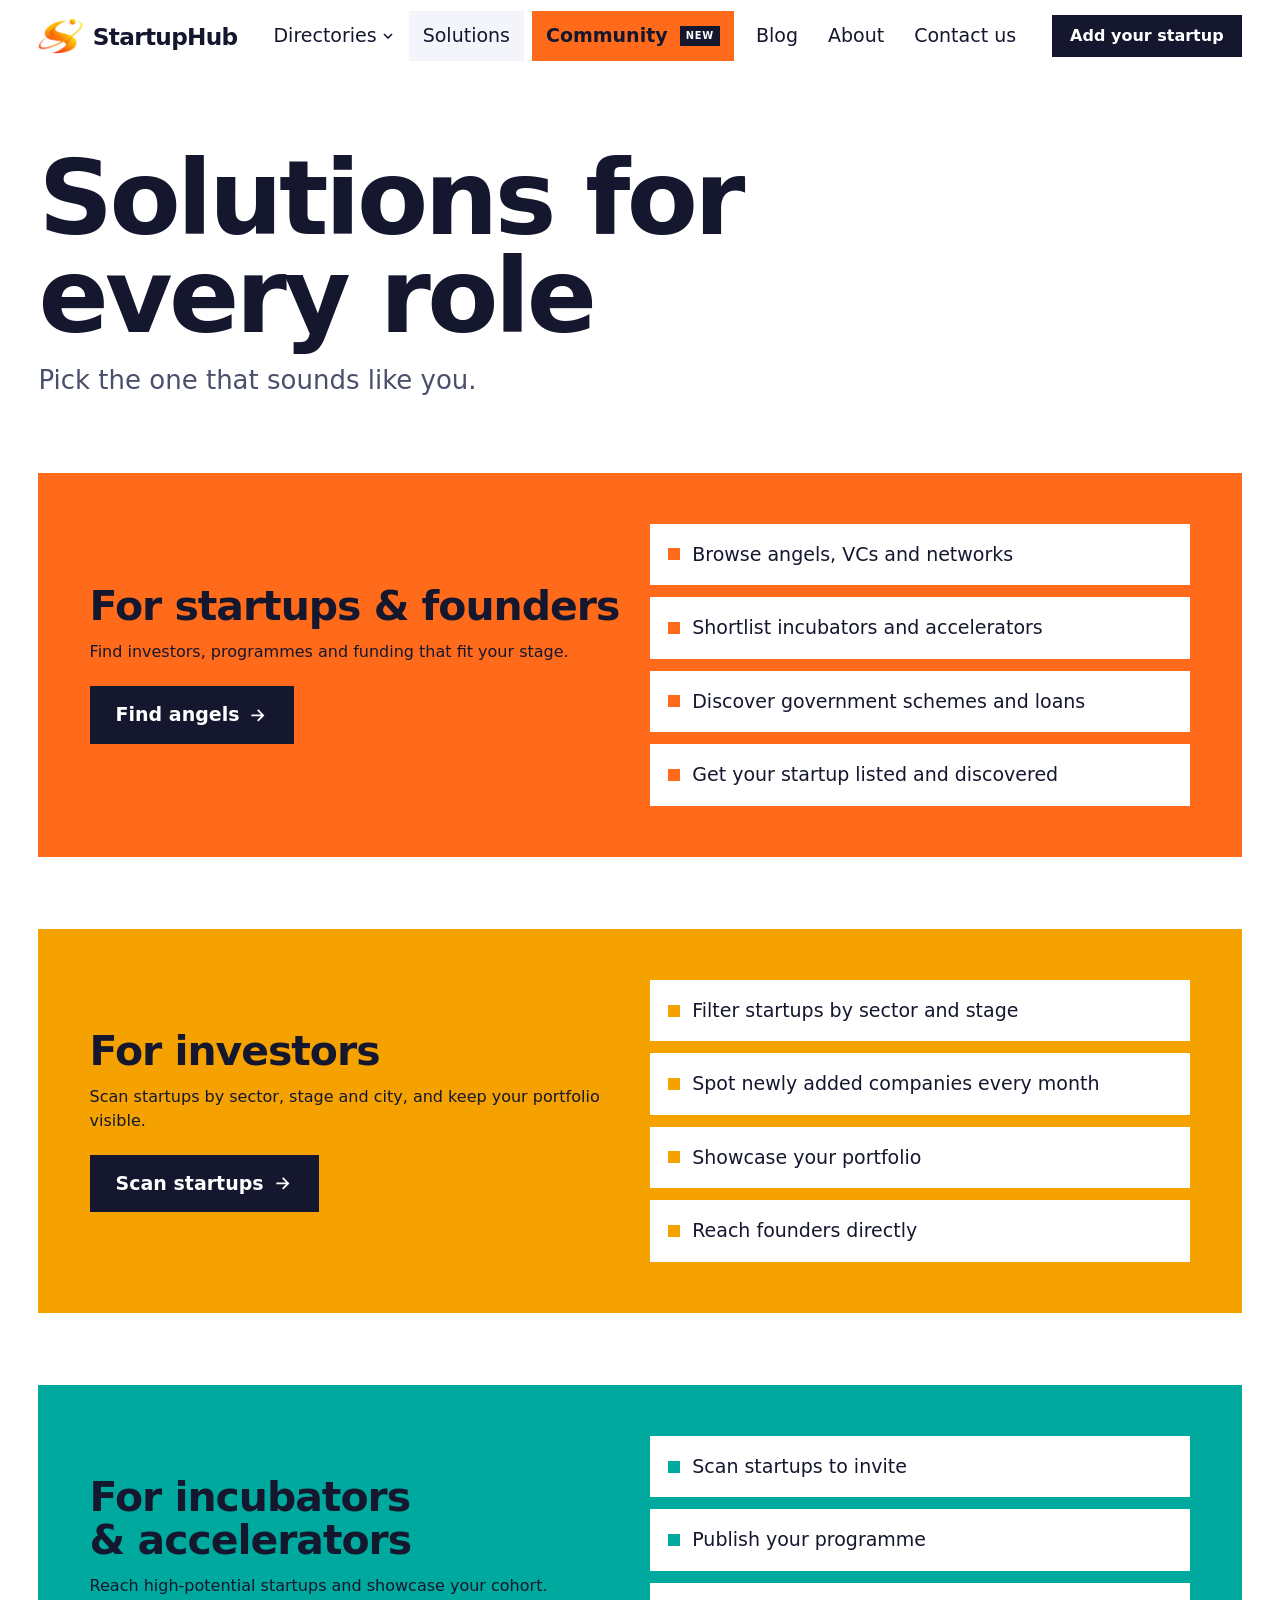
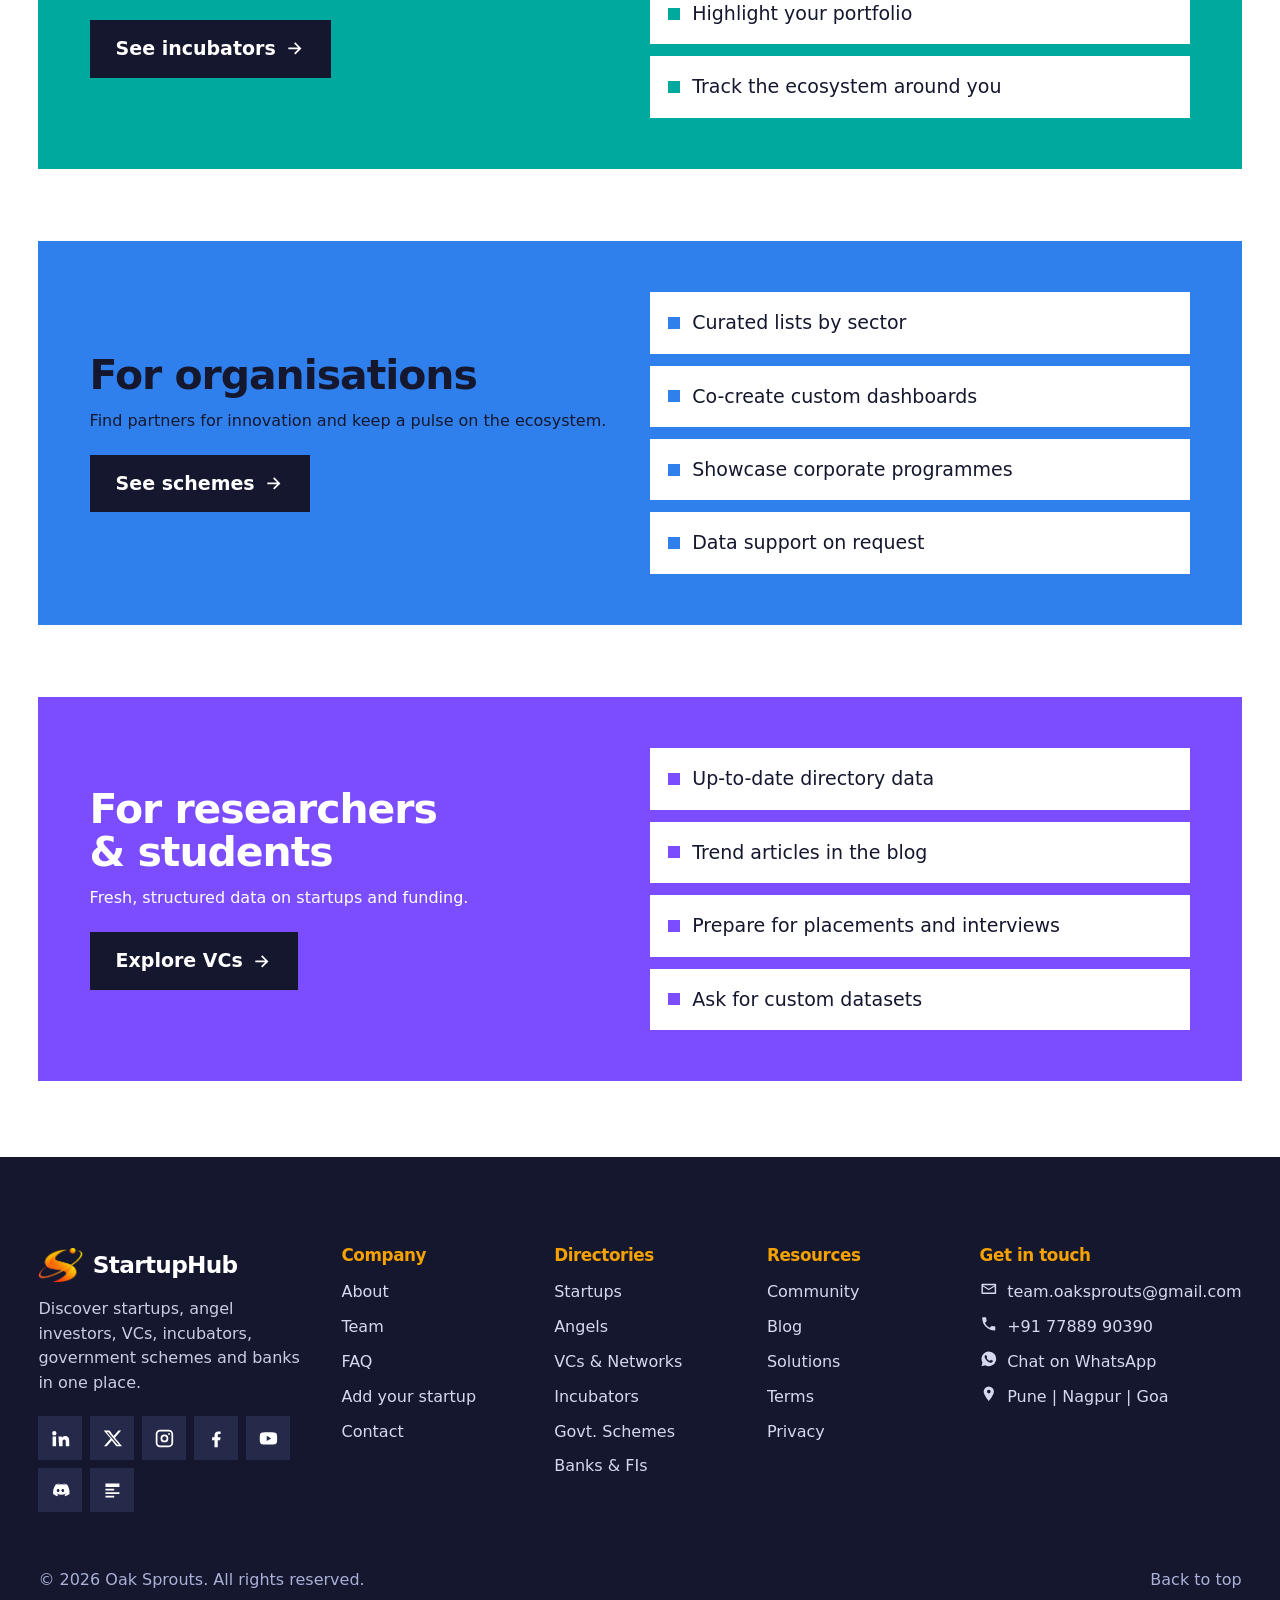
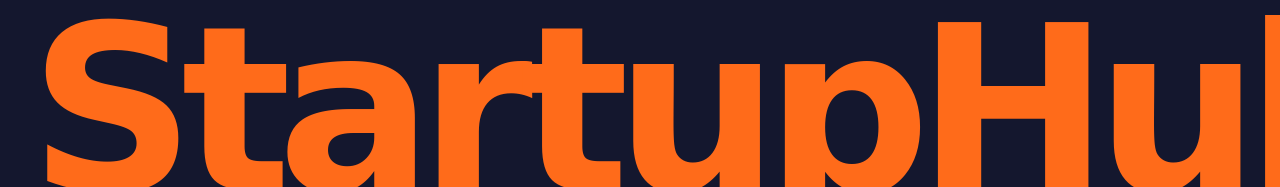
<file: solutions.html>
<!doctype html>
<html lang="en">
<head>
<meta charset="utf-8"><meta name="viewport" content="width=device-width,initial-scale=1">
<title>Solutions</title>
<meta name="description" content="How the platform helps startups, investors, incubators, organisations and researchers.">
<link rel="preconnect" href="https://api.fontshare.com"><link rel="preconnect" href="https://cdn.fontshare.com" crossorigin>
<link href="https://api.fontshare.com/v2/css?f[]=roundo@400,500,600&display=swap" rel="stylesheet">
<link rel="stylesheet" href="css/style.css">
</head>
<body data-page="solutions">
<main>
  <div class="page-hero wrap"><h1>Solutions for every role</h1><p class="lead">Pick the one that sounds like you.</p></div>
  <div class="wrap" id="sol" style="padding-bottom:40px"></div>
</main>
<script src="js/config.js"></script><script src="js/sample-data.js"></script><script src="js/data.js"></script><script src="js/layout.js"></script><script src="js/pages.js"></script>
</body>
</html>
</file>
<file: css/style.css>
/* StartupDuniya v5. White pages, one rounded typeface, flat colour, square corners.
   No gradients, no glass, no shadows on things at rest. Each directory owns one colour (--c). */
:root{
  --bg:#fff; --ink:#14172e; --muted:#4a4f6b; --line:#e3e5f0; --soft:#f4f5fb;
  --coral:#ff6b1a; --amber:#f5a200; --violet:#7c4dff; --teal:#00a99d; --blue:#2f80ed; --green:#22a559;
  --accent:var(--coral);
  --display:"Roundo","Nunito","Segoe UI",system-ui,sans-serif; --body:"Roundo","Nunito","Segoe UI",system-ui,sans-serif;
  --m:clamp(20px,3vw,40px); --wrapw:1320px; --head:72px;
  --s-small:1rem;
  --s-body:clamp(1.0625rem,1rem + .25vw,1.1875rem);
  --s-lead:clamp(1.25rem,1.1rem + .7vw,1.625rem);
  --s-head:clamp(2.2rem,1.3rem + 3.6vw,4.4rem);
  --s-display:clamp(3rem,1.2rem + 7.4vw,8.4rem);
  --ease:cubic-bezier(.22,1,.36,1);
}
*{box-sizing:border-box;margin:0}
html{scroll-behavior:smooth;-webkit-text-size-adjust:100%}
body{background:var(--bg);color:var(--ink);font:400 var(--s-body)/1.55 var(--body);-webkit-font-smoothing:antialiased;overflow-x:hidden}
body.lock{overflow:hidden}
img{max-width:100%;display:block}
a{color:inherit;text-decoration:none}
button,input,select,textarea{font:inherit;color:inherit}
:focus-visible{outline:3px solid var(--ink);outline-offset:3px}
::selection{background:var(--amber);color:var(--ink)}
.wrap{width:min(var(--wrapw),100% - 2*var(--m));margin-inline:auto}
.ic{width:1.1em;height:1.1em;flex:none}
h1,h2,h3,h4{font-family:var(--display);line-height:1.05;letter-spacing:-.025em;font-weight:600;text-wrap:balance}
h1{font-size:var(--s-display);line-height:.95;letter-spacing:-.035em}
h2{font-size:var(--s-head)}
h3{font-size:1.3rem;line-height:1.15}
p.lead{font-size:var(--s-lead);line-height:1.4;max-width:34em}
section{padding:clamp(72px,9vw,150px) 0}
.sec-head{display:flex;justify-content:space-between;align-items:flex-end;gap:20px;margin-bottom:clamp(28px,4vw,56px);flex-wrap:wrap}
.sec-head p{margin-top:12px;max-width:40em;color:var(--muted)}
.link-arrow{display:inline-flex;gap:8px;align-items:center;font-weight:600;border-bottom:2px solid currentColor;padding-bottom:1px}
.link-arrow .ic{transition:transform .25s var(--ease)}
.link-arrow:hover .ic{transform:translateX(5px)}

/* ===== Buttons: flat, square ===== */
.btn{display:inline-flex;align-items:center;gap:8px;justify-content:center;padding:14px 26px;min-height:48px;font-weight:600;border:0;cursor:pointer;white-space:nowrap;transition:background .2s,color .2s,transform .15s var(--ease)}
.btn:active{transform:scale(.97)}
.btn-solid{background:var(--ink);color:#fff}
.btn-solid:hover{background:var(--coral);color:var(--ink)}
.btn-ghost{background:var(--soft);color:var(--ink)}
.btn-ghost:hover{background:var(--ink);color:#fff}
.btn-color{background:var(--c,var(--ink));color:var(--on,var(--ink))}
.btn-color:hover{background:var(--ink);color:#fff}
.btn-sm{padding:9px 18px;min-height:40px;font-size:var(--s-small)}

/* ===== Header ===== */
.sample-bar{background:var(--amber);text-align:center;font-size:var(--s-small);padding:8px 12px;color:var(--ink);font-weight:500}
.sample-bar code{background:#fff;padding:1px 6px}
.site-header{position:sticky;top:0;z-index:50;background:#fff;transition:box-shadow .25s}
.site-header.scrolled{box-shadow:0 14px 28px -22px rgba(20,23,46,.55)} /* taste-skill-ignore */
.bar{display:flex;align-items:center;justify-content:space-between;height:var(--head);gap:20px}
.brand{display:flex;align-items:center;gap:10px;font:600 1.45rem var(--display);letter-spacing:-.03em}
.logo-img{width:auto;height:36px;display:block}
.brand-t span{color:var(--coral)}
.nav{display:flex;align-items:center;gap:2px}
.nav-link{background:none;border:0;padding:10px 14px;font-weight:500;cursor:pointer;display:inline-flex;align-items:center;gap:6px;color:var(--ink);transition:background .2s}
.nav-link:hover,.nav-link.on{background:var(--soft)}
.bar-right{display:flex;align-items:center;gap:10px}
.nav-cta-m{display:none}
.has-mega{position:relative}
.mega{position:absolute;top:calc(100% + 8px);left:-120px;width:min(680px,92vw);background:#fff;box-shadow:0 30px 60px -28px rgba(20,23,46,.5);padding:8px;display:none;grid-template-columns:1fr 1fr;gap:4px} /* taste-skill-ignore */
.has-mega.open .mega{display:grid}
.mega a{display:flex;gap:12px;padding:14px;transition:background .2s}
.mega a:hover{background:color-mix(in srgb,var(--c) 14%,#fff)}
.mega i{width:14px;height:14px;background:var(--c);margin-top:6px;flex:none}
.mega b{display:block;font-weight:600}.mega small{color:var(--muted);font-size:var(--s-small);line-height:1.35;display:block}
.burger{display:none;width:44px;height:44px;border:0;background:var(--soft);cursor:pointer;position:relative}
.burger span{position:absolute;left:12px;right:12px;height:2px;background:var(--ink);transition:.2s}
.burger span:first-child{top:17px}.burger span:last-child{top:25px}
.burger[aria-expanded=true] span:first-child{top:21px;transform:rotate(45deg)}
.burger[aria-expanded=true] span:last-child{top:21px;transform:rotate(-45deg)}

/* ===== Hero ===== */
.hero{padding:clamp(40px,6vw,96px) 0 0}
.hero h1{max-width:11em}
.hero-grid{display:grid;grid-template-columns:1fr minmax(380px,.9fr);gap:clamp(32px,5vw,96px);align-items:start;margin-top:clamp(32px,4vw,64px)}
.hero .lead{margin-bottom:32px}
.hero-actions{display:flex;gap:12px;flex-wrap:wrap}

/* Search console: one flat surface */
.console{background:var(--soft);padding:clamp(18px,2.4vw,28px)}
.console h2{font-size:1.5rem;margin:0 0 14px}
.tabs{display:flex;gap:6px;flex-wrap:wrap;margin-bottom:12px}
.tab{border:0;background:#fff;padding:8px 14px;font-size:var(--s-small);font-weight:600;cursor:pointer;display:inline-flex;align-items:center;gap:8px;transition:background .2s,color .2s}
.tab i{width:10px;height:10px;background:var(--c)}
.tab:hover{background:color-mix(in srgb,var(--c) 22%,#fff)}
.tab[aria-selected=true]{background:var(--c);color:var(--on,var(--ink))}
.tab[aria-selected=true] i{background:var(--on,var(--ink))}
.sbox{display:flex;align-items:center;gap:10px;padding:0 16px;background:#fff;border-bottom:4px solid var(--sc,var(--ink))}
.sbox input{flex:1;border:0;background:none;padding:16px 0;outline:0;min-width:0}
.results{margin-top:10px;display:grid;gap:2px;max-height:300px;overflow:auto}
.res{display:flex;gap:12px;align-items:center;padding:10px;transition:background .2s}
.res:hover{background:#fff}
.res>b{font-weight:600}
.res .sub{color:var(--muted);font-size:1rem;margin-left:auto;text-align:right;min-width:0}
.res .go{margin-left:6px}
.empty{padding:22px 10px;text-align:center;color:var(--muted)}
.av{width:44px;height:44px;display:grid;place-items:center;font:600 1rem var(--display);background:color-mix(in srgb,var(--c) 16%,#fff);color:var(--ink);flex:none;overflow:hidden}
.av img{width:100%;height:100%;object-fit:contain;padding:6px;background:#fff}
.av.ph{border-radius:50%}
.av.ph img{object-fit:cover;padding:0}

/* Stats: six flat colour tiles, edge to edge */
.stats{display:grid;grid-template-columns:repeat(6,1fr);margin-top:clamp(72px,9vw,150px)}
.stat{background:var(--c);color:var(--on,var(--ink));padding:clamp(20px,2.4vw,34px) clamp(16px,2vw,28px) clamp(26px,3vw,44px);display:grid;gap:2px;transition:transform .3s var(--ease)}
.stat:hover{transform:translateY(-8px)}
.stat b{font:600 clamp(2.6rem,5.4vw,5rem)/1 var(--display);letter-spacing:-.04em}
.stat span{font-weight:600;font-size:var(--s-body)}
.stat small{font-size:var(--s-small);opacity:.85}

/* ===== Cards: flat tone, no border, fill on hover ===== */
.grid{display:grid;gap:clamp(12px,1.6vw,22px)}
.g3{grid-template-columns:repeat(3,1fr)}.g2{grid-template-columns:repeat(2,1fr)}.g4{grid-template-columns:repeat(4,1fr)}
.card{background:color-mix(in srgb,var(--c,var(--ink)) 9%,#fff);padding:clamp(20px,2vw,28px);transition:background .25s,transform .3s var(--ease);display:flex;flex-direction:column;gap:12px;position:relative}
a.card:hover,.card.click:hover{background:color-mix(in srgb,var(--c,var(--ink)) 24%,#fff);transform:translateY(-4px)}
.card p{color:var(--muted);font-size:1rem;line-height:1.5}
.adv p b{color:var(--ink)}
.chip{display:inline-block;padding:4px 11px;font-size:var(--s-small);font-weight:500;background:var(--soft);color:var(--ink)}
.card .chip{background:#fff}
.chips{display:flex;gap:6px;flex-wrap:wrap}
.chip.plain{color:var(--muted)}
.adv{min-height:220px;justify-content:flex-end}
.adv h3{font-size:clamp(1.5rem,2.4vw,2.2rem)}
.band{background:var(--soft)}

/* ===== Directory chapters (home): one flat colour per directory ===== */
.chapters{padding:clamp(72px,9vw,150px) 0 0}
.chapter{display:grid;grid-template-columns:1.1fr 1fr auto;gap:clamp(16px,3vw,56px);align-items:center;background:var(--c);color:var(--on,var(--ink));padding:clamp(28px,4vw,56px) max(var(--m),calc((100% - var(--wrapw))/2));transition:padding .35s var(--ease)}
.chapter .big{font:600 clamp(2.4rem,6.4vw,6.4rem)/.95 var(--display);letter-spacing:-.04em}
.chapter p{font-size:var(--s-body);max-width:26em;color:inherit}
.chapter .go{display:inline-flex;align-items:center;gap:10px;font-weight:600;white-space:nowrap}
.chapter .go .ic{width:1.6em;height:1.6em;transition:transform .3s var(--ease)}
.chapter:hover{padding-block:clamp(40px,5.4vw,76px)}
.chapter:hover .go .ic{transform:translateX(8px)}

/* ===== Marquee: portfolio ===== */
.marquee{overflow:hidden}
.track{display:flex;gap:12px;width:max-content;animation:slide 50s linear infinite}
.marquee:hover .track{animation-play-state:paused}
@keyframes slide{to{transform:translateX(-50%)}}
.pf-pill{display:flex;align-items:center;gap:14px;background:var(--soft);height:76px;min-width:210px;padding:0 24px 0 16px;font:600 1.1rem var(--display);white-space:nowrap;transition:background .2s}
.pf-pill:hover{background:var(--amber)}
.pf-pill .av{width:46px;height:46px;background:#fff}

/* ===== Blog cards ===== */
.card.blog{overflow:hidden;--c:var(--violet)}
.bimg{margin:calc(-1*clamp(20px,2vw,28px)) calc(-1*clamp(20px,2vw,28px)) 4px;aspect-ratio:16/10;overflow:hidden;background:var(--soft)}
.bimg img{width:100%;height:100%;object-fit:cover;display:block;transition:transform .6s var(--ease)}
.card.blog:hover .bimg img{transform:scale(1.05)}
.bimg.ph{display:grid;place-items:center;text-align:center;padding:12px;font:600 1.1rem var(--display);background:var(--c);color:#fff}
.card.blog h3{font-size:1.25rem}

/* ===== Closing band: one word is the button ===== */
.bigcta{display:block;position:relative;background:var(--coral);color:var(--ink);padding:clamp(28px,3.4vw,48px) max(var(--m),calc((100% - var(--wrapw))/2)) 0;min-height:min(60svh,560px);overflow:hidden;transition:background .25s,color .25s}
.bigcta:hover,.bigcta:focus-visible{background:var(--ink);color:var(--coral)}
.bigcta-note{display:block;max-width:20em;font-size:var(--s-lead);line-height:1.3;font-weight:500}
.bigcta svg{position:absolute;top:clamp(24px,3vw,44px);right:max(var(--m),calc((100% - var(--wrapw))/2));width:clamp(40px,5vw,72px);height:clamp(40px,5vw,72px);transition:transform .35s var(--ease)}
.bigcta:hover svg{transform:translate(8px,-8px)}
.bigcta-word{position:absolute;left:max(var(--m),calc((100% - var(--wrapw))/2));bottom:clamp(-4px,-.6vw,0px);font:600 clamp(5.5rem,26vw,30rem)/.78 var(--display);letter-spacing:-.05em}

/* newsletter (hidden until configured) */
.cta{background:var(--ink);color:#fff;padding:clamp(32px,6vw,72px);display:grid;grid-template-columns:1.2fr 1fr;gap:32px;align-items:center}
.cta p{color:#d5d8ee;margin-top:10px}
.cta .dots{display:none}
.nl{display:flex;gap:8px;background:#fff;padding:6px}
.nl input{flex:1;border:0;padding:12px 16px;outline:0;min-width:0;color:var(--ink);background:none}
.nl-msg{font-size:var(--s-small);margin-top:10px;min-height:1.2em}

/* ===== Directory pages ===== */
.page-hero{padding:clamp(40px,6vw,96px) 0 clamp(24px,3vw,44px)}
.page-hero h1{font-size:clamp(2.8rem,1.2rem + 6.6vw,7.6rem)}
.page-hero p{color:var(--muted);margin-top:16px;max-width:36em}
body[data-page=directory] .page-hero{background:var(--dir,var(--coral));color:var(--dir-on,var(--ink));max-width:none;width:auto;margin:0;padding-inline:max(var(--m),calc((100% - var(--wrapw))/2))}
body[data-page=directory] .page-hero p{color:inherit}
.toolbar{position:sticky;top:var(--head);z-index:20;background:#fff;padding:14px 0}
.filters{display:grid;grid-template-columns:2fr 1fr 1fr 1fr auto;gap:10px;margin-top:14px}
.sel{border:0;padding:14px;background:var(--soft);min-width:0}
.meta{display:flex;justify-content:space-between;align-items:center;color:var(--muted);margin:26px 0 16px;flex-wrap:wrap;gap:8px}
.item{cursor:pointer;text-align:left}
.item .top{display:flex;gap:14px;align-items:center}
.item h3{font-size:1.25rem}
.item .tag{color:var(--muted);font-size:var(--s-small)}
.item .foot{display:flex;justify-content:space-between;align-items:center;margin-top:auto;padding-top:10px;color:var(--ink);font-size:var(--s-small);font-weight:500}
.new{position:absolute;top:0;right:0;background:var(--ink);color:#fff;font-size:var(--s-small);font-weight:600;padding:3px 12px}
.more{display:flex;justify-content:center;margin-top:40px}

/* Modal */
.modal{position:fixed;inset:0;background:rgba(20,23,46,.62);display:none;place-items:center;z-index:100;padding:20px}
.modal.open{display:grid}
.sheet{background:#fff;border-top:14px solid var(--c,var(--ink));width:min(720px,100%);max-height:90vh;overflow:auto;padding:clamp(22px,3vw,38px);position:relative;animation:pop .35s var(--ease)}
@keyframes pop{from{transform:translateY(24px);opacity:0}}
.sheet .x{position:absolute;top:14px;right:14px;width:44px;height:44px;border:0;background:var(--soft);cursor:pointer;font-size:1.4rem;transition:background .2s}
.sheet .x:hover{background:var(--ink);color:#fff}
.sheet h2{font-size:clamp(2rem,4vw,2.8rem);margin:16px 0 6px}
.kv{display:grid;grid-template-columns:150px 1fr;gap:10px 18px;margin:22px 0;font-size:var(--s-body)}
.kv dt{color:var(--muted)}.kv dd{margin:0;font-weight:500;word-break:break-word}

/* ===== Simple pages ===== */
.prose{max-width:720px}.prose h2{margin:40px 0 12px;font-size:2rem}.prose p,.prose li{color:var(--muted);margin-bottom:10px}.prose ul{padding-left:20px}
.row{display:flex;gap:16px;align-items:center}
details{background:var(--soft);padding:18px 22px;transition:background .2s}
details[open]{background:color-mix(in srgb,var(--amber) 22%,#fff)}
details+details{margin-top:8px}
summary{cursor:pointer;font-weight:600;list-style:none;display:flex;justify-content:space-between;gap:14px;font-size:1.15rem}
summary::after{content:"+";font-size:1.6rem;line-height:1}
details[open] summary::after{content:"–"}
details p{color:var(--muted);margin-top:10px}
form.stack{display:grid;gap:12px}
form.stack input,form.stack textarea,form.stack select{border:0;background:var(--soft);padding:15px 16px;width:100%}
form.stack textarea{min-height:150px;resize:vertical}
form.stack input:focus,form.stack textarea:focus{outline:3px solid var(--ink)}
.tabs-lg .tab{padding:10px 18px}

/* ===== Footer: dark ink, the name returns at full width ===== */
.site-footer{background:var(--ink);color:#fff;padding:clamp(56px,7vw,96px) 0 0;margin-top:0;overflow:hidden}
.ftop{display:grid;grid-template-columns:1.5fr repeat(4,1fr);gap:32px}
.fbrand p{color:#c9cce6;margin:14px 0 20px;max-width:34ch;font-size:var(--s-small)}
.site-footer .brand{color:#fff}
.socials{display:flex;gap:8px;flex-wrap:wrap}
.soc{width:44px;height:44px;display:grid;place-items:center;background:#262a4a;transition:background .2s,color .2s}
a.soc:hover{background:var(--amber);color:var(--ink)}
.soc.is-empty{opacity:.4;cursor:help}
.fcol h4{font-size:1.05rem;margin-bottom:16px;color:var(--amber)}
.fcol ul{list-style:none;padding:0;display:grid;gap:10px;font-size:var(--s-small);color:#d5d8ee}
.fcol a:hover{color:var(--amber)}
.fcontact li a,.fcontact li{display:flex;gap:10px;align-items:flex-start}
.fcontact .is-empty{opacity:.55;font-style:italic;cursor:help}
.fbot{display:flex;justify-content:space-between;margin-top:56px;color:#aab0d6;font-size:var(--s-small);flex-wrap:wrap;gap:10px}
.fmark{font:600 clamp(3.5rem,18vw,26rem)/.8 var(--display);letter-spacing:-.06em;color:var(--coral);white-space:nowrap;margin:clamp(16px,2vw,32px) 0 -.07em -.04em;user-select:none}

/* ===== Responsive ===== */
@media (max-width:1000px){
  .hero-grid,.cta{grid-template-columns:1fr}
  .stats{grid-template-columns:repeat(3,1fr)}
  .g4{grid-template-columns:repeat(2,1fr)}.g3{grid-template-columns:repeat(2,1fr)}
  .chapter{grid-template-columns:1fr auto}.chapter p{grid-column:1/-1;order:3}
  .ftop{grid-template-columns:1fr 1fr}.fbrand{grid-column:1/-1}
  .filters{grid-template-columns:1fr 1fr}.filters .sbox{grid-column:1/-1}
  .burger{display:block}
  .hide-m{display:none}
  .nav{position:fixed;inset:var(--head) 0 0;background:#fff;flex-direction:column;align-items:stretch;padding:20px;overflow:auto;display:none;gap:2px}
  .nav.open{display:flex}
  .nav-link{justify-content:space-between;font-size:1.4rem;padding:16px 14px}
  .nav-cta-m{display:inline-flex;margin-top:12px}
  .mega{position:static;width:auto;box-shadow:none;grid-template-columns:1fr;padding:0 0 8px}
  .toolbar{position:static}
}
@media (max-width:620px){
  .g3,.g2,.g4{grid-template-columns:1fr}
  .stats{grid-template-columns:repeat(2,1fr)}
  .ftop{grid-template-columns:1fr}
  .kv{grid-template-columns:1fr;gap:2px}.kv dd{margin-bottom:10px}
  .nl{flex-direction:column}
  .chapter .go span{display:none}
}

/* ===== Compare, facets, bar (kept from v2/v3, restyled flat) ===== */
.chip.warn{--c:#c2410c;background:#ffe2cc;color:#8a2c05}
a.chip.facet{transition:background .15s,color .15s}
a.chip.facet:hover{background:var(--c,var(--ink));color:var(--on,var(--ink))}
.card .foot{flex-wrap:wrap;gap:8px}
.cmp{display:inline-flex;align-items:center;gap:6px;font-weight:600;color:var(--ink);cursor:pointer;padding:5px 10px;background:#fff;font-size:var(--s-small);transition:background .2s}
.cmp:hover{background:var(--c)}
.cmp input{accent-color:var(--ink);width:16px;height:16px;margin:0}
.facet-active{display:inline-flex;gap:8px;align-items:center;background:var(--dir,var(--coral));color:var(--dir-on,var(--ink));padding:5px 6px 5px 14px;font-weight:600}
.facet-active a{display:grid;place-items:center;width:28px;height:28px;background:#fff;color:var(--ink);font-weight:700}
.sheet .blk{margin-top:22px}
.sheet .blk h4{font:600 1.1rem var(--display);margin-bottom:6px}
.sheet .blk p{color:var(--muted)}
.sheet .actions{display:flex;gap:10px;margin-top:28px;flex-wrap:wrap}
.founders{display:grid;gap:10px}
.fcard{display:flex;gap:14px;padding:16px;background:var(--soft)}
.fcard small{display:block;color:var(--muted)}
.fcard p{font-size:var(--s-small);margin:4px 0}
.fcard .fname{font-weight:600;display:block}.fcard .fname:hover{text-decoration:underline}
.cmpbar{position:fixed;left:0;right:0;bottom:0;z-index:60;background:var(--ink);color:#fff;box-shadow:0 -14px 30px -20px rgba(20,23,46,.6)} /* taste-skill-ignore */
.cmpbar[hidden]{display:none}
.cmpbar-in{display:flex;gap:14px;justify-content:space-between;align-items:center;padding:12px 0}
.cmp-items{display:flex;gap:8px;flex-wrap:wrap;align-items:center;min-width:0}
.cmp-title{font-weight:600}
.cmp-pill{display:inline-flex;align-items:center;gap:6px;background:var(--amber);color:var(--ink);padding:5px 6px 5px 12px;font-size:var(--s-small);font-weight:600;max-width:220px}
.cmp-pill button{border:0;background:#fff;width:24px;height:24px;cursor:pointer;line-height:1;font-weight:700}
.cmp-hint{color:#c9cce6;font-size:var(--s-small)}
.cmp-act{display:flex;gap:8px;flex:none}
.cmpbar .btn-ghost{background:#262a4a;color:#fff}.cmpbar .btn-ghost:hover{background:#fff;color:var(--ink)}
.cmpbar .btn-solid{background:var(--coral);color:var(--ink)}.cmpbar .btn-solid:hover{background:#fff}
.btn.off{opacity:.45;cursor:not-allowed}
body:has(.cmpbar:not([hidden])) .site-footer{padding-bottom:84px}
.toast{position:fixed;left:50%;bottom:96px;transform:translate(-50%,20px);background:var(--ink);color:#fff;padding:14px 20px;opacity:0;pointer-events:none;transition:.3s var(--ease);z-index:120;max-width:90vw}
.toast.on{opacity:1;transform:translate(-50%,0)}
.cmp-tools{display:flex;gap:10px;align-items:center;flex-wrap:wrap;margin-bottom:18px}
.switch{display:inline-flex;gap:8px;align-items:center;font-weight:600;cursor:pointer}
.switch input{width:18px;height:18px;accent-color:var(--ink)}
.cmp-scroll{overflow-x:auto;background:#fff}
.ctable{border-collapse:separate;border-spacing:0;width:100%;min-width:640px;table-layout:fixed}
.ctable th,.ctable td{padding:16px;text-align:left;vertical-align:top;border-bottom:1px solid var(--line);word-wrap:break-word}
.ctable thead th{position:sticky;top:0;background:#fff;z-index:2;border-bottom:3px solid var(--ink)}
.ctable tbody th{width:160px;color:var(--muted);font-weight:600;background:var(--soft);position:sticky;left:0;z-index:1}
.ctable thead th:first-child{width:160px;position:sticky;left:0;z-index:3;background:#fff}
.ctable tr.diff td{background:color-mix(in srgb,var(--amber) 16%,#fff)}
.ctable tr:last-child th,.ctable tr:last-child td{border-bottom:0}
.chead{display:grid;gap:6px;justify-items:start}
.chead small{color:var(--muted);font-weight:400}
.chead .rm{border:0;background:none;color:#a32117;font-weight:600;cursor:pointer;padding:0;text-decoration:underline}
.empty-state{text-align:center;padding:60px 20px;display:grid;gap:14px;justify-items:center}
.empty-state p{color:var(--muted);max-width:46ch}

/* forms (add startup, contact) */
.sform{display:grid;gap:30px;max-width:900px}
.sform .panel{background:var(--soft);padding:clamp(20px,3vw,36px);display:grid;gap:18px}
.sform h2{font-size:1.9rem}
.sform .sub{color:var(--muted);margin-top:-8px}
.sform .grid2{display:grid;grid-template-columns:1fr 1fr;gap:14px}
.sform label{display:grid;gap:6px;font-weight:600}
.sform label small{font-weight:400;color:var(--muted)}
.sform .wide{grid-column:1/-1}
.sform input,.sform textarea,.sform select{border:0;padding:14px;width:100%;background:#fff;font-weight:400}
.sform textarea{min-height:120px;resize:vertical}
.sform input:focus,.sform textarea:focus,.sform select:focus{outline:3px solid var(--ink)}
.sform .frow{background:#fff;padding:16px;display:grid;grid-template-columns:1fr 1fr;gap:12px;border:0}
.sform .frow legend{padding:0 8px;font-weight:700;background:var(--amber)}
.sform .check{display:flex;gap:10px;align-items:flex-start;font-weight:400}
.sform .check input{width:20px;height:20px;margin-top:3px;flex:none;accent-color:var(--ink)}
.hp{position:absolute!important;left:-9999px;width:1px;height:1px;overflow:hidden} /* taste-skill-ignore */
.smsg{min-height:1.3em;font-weight:600}.smsg.err{color:#a32117}.smsg.ok{color:#126b35}
.notice{background:var(--amber);color:var(--ink);padding:16px 20px;max-width:900px}
.done{max-width:640px;text-align:center;margin:30px auto;display:grid;gap:14px;justify-items:center}
.sel[hidden]{display:none}
@media (max-width:620px){.sform .grid2,.sform .frow{grid-template-columns:1fr}.cmpbar-in{flex-direction:column;align-items:stretch}.cmp-act{justify-content:flex-end}}

/* ===== Motion: entrances (set by layout.js) ===== */
html.js [data-r]{opacity:0;transform:translateY(28px);transition:opacity .7s var(--ease),transform .7s var(--ease);transition-delay:var(--d,0ms)}
html.js [data-r].in{opacity:1;transform:none}
@media (prefers-reduced-motion:reduce){
  *{animation:none!important;transition:none!important;scroll-behavior:auto!important}
  html.js [data-r]{opacity:1;transform:none}
}

/* home: featured startups take turns in the six directory colours */
#featured .card:nth-child(6n+2){--c:var(--amber)!important}
#featured .card:nth-child(6n+3){--c:var(--teal)!important}
#featured .card:nth-child(6n+4){--c:var(--violet)!important}
#featured .card:nth-child(6n+5){--c:var(--blue)!important}
#featured .card:nth-child(6n+6){--c:var(--green)!important}

.card .lead,.card p.lead{color:inherit}
@media (max-width:620px){
  .res{flex-wrap:wrap}
  .res .sub{flex-basis:100%;margin-left:56px;text-align:left}
  .res .go{display:none}
  .hero h1{font-size:10.4vw}
}
.card h2{font-size:clamp(1.8rem,3.2vw,3rem)}

/* ===== v5: SPACE HERO (home only). A dark scene is allowed here; the rest of the site stays white. ===== */
.space{position:relative;height:260svh;background:#0b0d1c;color:#fff}
.space-pin{position:sticky;top:var(--head);height:calc(100svh - var(--head));overflow:hidden;background:#0b0d1c radial-gradient(ellipse 70% 55% at 50% 100%,rgba(255,107,26,.28),transparent 70%)}
.space-canvas{position:absolute;inset:0;width:100%;height:100%;display:block}
.space-copy{position:relative;z-index:2;height:100%;display:flex;flex-direction:column;align-items:center;justify-content:center;text-align:center;padding:0 var(--m);pointer-events:none}
.space-copy a{pointer-events:auto}
.space-logo{height:clamp(52px,8vh,84px);width:auto;margin-bottom:14px}
.space-kicker{font:500 .95rem var(--body);letter-spacing:.2em;text-transform:uppercase;color:rgba(255,255,255,.7);margin:0 0 6px}
.space-title{font:600 clamp(2.6rem,11.5vw,9.5rem)/.95 var(--display);letter-spacing:-.05em;margin:0;white-space:nowrap}
.space-title .tc{display:inline-block;opacity:0;transform:translateY(60%)}
.space-title .tc.d{color:var(--coral)}
.space.in .space-title .tc{opacity:1;transform:none;transition:opacity .9s ease,transform 1.1s cubic-bezier(.16,1,.3,1);transition-delay:calc(var(--i)*55ms + 150ms)}
.space-slides{position:relative;display:grid;margin-top:clamp(14px,3vh,28px);max-width:30em}
.space-slide{text-wrap:balance;grid-area:1/1;font:500 var(--s-lead)/1.3 var(--body);color:rgba(255,255,255,.92);margin:0;opacity:0;transform:translateY(14px);transition:opacity .5s,transform .5s}
.space-slide.on{opacity:1;transform:none}
.space-actions{display:flex;gap:12px;flex-wrap:wrap;justify-content:center;margin-top:clamp(18px,3.5vh,32px);opacity:0;transform:translateY(14px);transition:opacity .5s .1s,transform .5s .1s;visibility:hidden}
.space[data-step="2"] .space-actions{opacity:1;transform:none;visibility:visible}
.btn-light{background:transparent;color:#fff;border:2px solid rgba(255,255,255,.7)}
.btn-light:hover{background:#fff;color:var(--ink)}
.space-prog{position:absolute;z-index:2;left:0;right:0;bottom:clamp(14px,3vh,28px);display:flex;gap:16px;align-items:center;justify-content:center;font:500 .8rem var(--body);letter-spacing:.2em;text-transform:uppercase;color:rgba(255,255,255,.65)}
.space-bar{width:min(160px,30vw);height:2px;background:rgba(255,255,255,.2);display:block}
.space-bar i{display:block;height:100%;width:0;background:var(--coral)}
/* no WebGL, no import, or reduced motion: one still screen, everything visible, no scroll runway */
.space.static{height:auto}
.space.static .space-pin{position:relative;top:0;height:min(86svh,720px)}
.space.static .space-canvas,.space.static .space-prog{display:none}
.space.static .space-slide{display:none}.space.static .space-slide:first-child{display:block;opacity:1;transform:none}
.space.static .space-actions{opacity:1;transform:none;visibility:visible}
.space.static .space-title .tc{opacity:1;transform:none;transition:none}
@media (max-width:720px){.space{height:220svh}.space-kicker{letter-spacing:.12em;font-size:.8rem}}
.space .btn-color:hover{background:#fff;color:var(--ink)}

/* ===== v5: COMMUNITY ===== */
.nav-link.hot{background:var(--coral);color:var(--ink);font-weight:600;margin:0 6px}
.nav-link.hot:hover,.nav-link.hot.on{background:var(--ink);color:#fff}
.nav-new{font-size:.62rem;background:var(--ink);color:#fff;padding:2px 6px;letter-spacing:.08em;text-transform:uppercase;margin-left:6px}
.nav-link.hot:hover .nav-new,.nav-link.hot.on .nav-new{background:var(--coral);color:var(--ink)}
.cm-note{color:var(--muted);padding:14px 0}.cm-note.bad{color:#c0262d;font-weight:500}
.cm-small{font-size:var(--s-small);color:var(--muted)}
.cm-gate{display:grid;grid-template-columns:1.1fr .9fr;gap:clamp(24px,4vw,64px);align-items:start}
.cm-stats{display:grid;grid-template-columns:repeat(3,1fr);gap:12px;margin-bottom:24px}
.cm-stats .stat{background:var(--soft);padding:18px}.cm-stats b{display:block;font:600 2.2rem var(--display)}.cm-stats span{color:var(--muted);font-size:var(--s-small)}
.cm-list{padding-left:1.1em;display:grid;gap:8px;margin-bottom:16px}
.cm-auth{background:var(--soft);padding:clamp(18px,2.5vw,32px)}.cm-auth h2{margin-bottom:14px}
.cm-narrow{max-width:640px;background:var(--soft);padding:clamp(18px,2.5vw,32px)}
.cm-or{text-align:center;color:var(--muted);margin:10px 0}.cm-auth .btn-ghost{width:100%;background:#fff}
.hp{position:absolute;left:-9999px;width:1px;height:1px;opacity:0}
.cm-check{display:flex;gap:10px;align-items:flex-start;font-size:var(--s-small)}.cm-check input{width:auto!important;margin-top:4px}
form.stack fieldset{border:0;padding:0;display:flex;flex-wrap:wrap;gap:6px 18px}form.stack legend{font-weight:600;margin-bottom:6px;padding:0}
.cm-link{background:none;border:0;padding:0;color:var(--ink);text-decoration:underline;cursor:pointer;font:inherit}
.cm-bar{display:flex;justify-content:space-between;align-items:center;gap:12px;flex-wrap:wrap;margin-bottom:16px}
.cm-filters{display:flex;gap:12px;flex-wrap:wrap;align-items:center;margin-bottom:20px}
.cm-filters input,.cm-filters select{border:0;background:var(--soft);padding:12px 14px}.cm-filters input{flex:1;min-width:200px;max-width:340px}
.cm-f{border:0;cursor:pointer}.cm-f.on{background:var(--ink);color:#fff}
.cm-feed{display:grid;gap:16px;max-width:820px}.cm-feed .panel,#compose .panel{margin-bottom:16px;background:var(--soft);padding:20px}
.cm-post{border-left:6px solid var(--c)}
.cm-meta{display:flex;gap:12px;align-items:center;margin-bottom:10px}.cm-meta>div{flex:1;min-width:0}
.cm-av{width:40px;height:40px;background:var(--c,var(--ink));color:#fff;display:grid;place-items:center;font-weight:600;flex:none}
.cm-kind{background:var(--c);color:#fff;font-size:.78rem;padding:3px 9px;font-weight:600;letter-spacing:.04em}
.cm-tick{display:inline-grid;place-items:center;width:16px;height:16px;background:var(--blue);color:#fff;font-size:.65rem;border-radius:50%}
.cm-body{white-space:pre-wrap;overflow-wrap:anywhere;margin:8px 0}
.cm-event{background:var(--soft);padding:12px 14px;margin:10px 0}
.cm-acts{display:flex;gap:8px;flex-wrap:wrap;margin-top:8px}
.cm-btn{background:var(--soft);border:0;padding:6px 12px;cursor:pointer;font:inherit;font-size:var(--s-small)}.cm-btn.on{background:var(--coral)}.cm-btn:hover{background:var(--ink);color:#fff}
.cm-c{border-top:1px solid var(--line);padding:10px 0}.cm-cf{display:flex;gap:8px;margin-top:8px}.cm-cf input{flex:1;border:0;background:var(--soft);padding:10px 12px}
.cm-links{display:flex;gap:14px;flex-wrap:wrap}.cm-links a{text-decoration:underline}
@media (max-width:860px){.cm-gate{grid-template-columns:1fr}}
</file>
